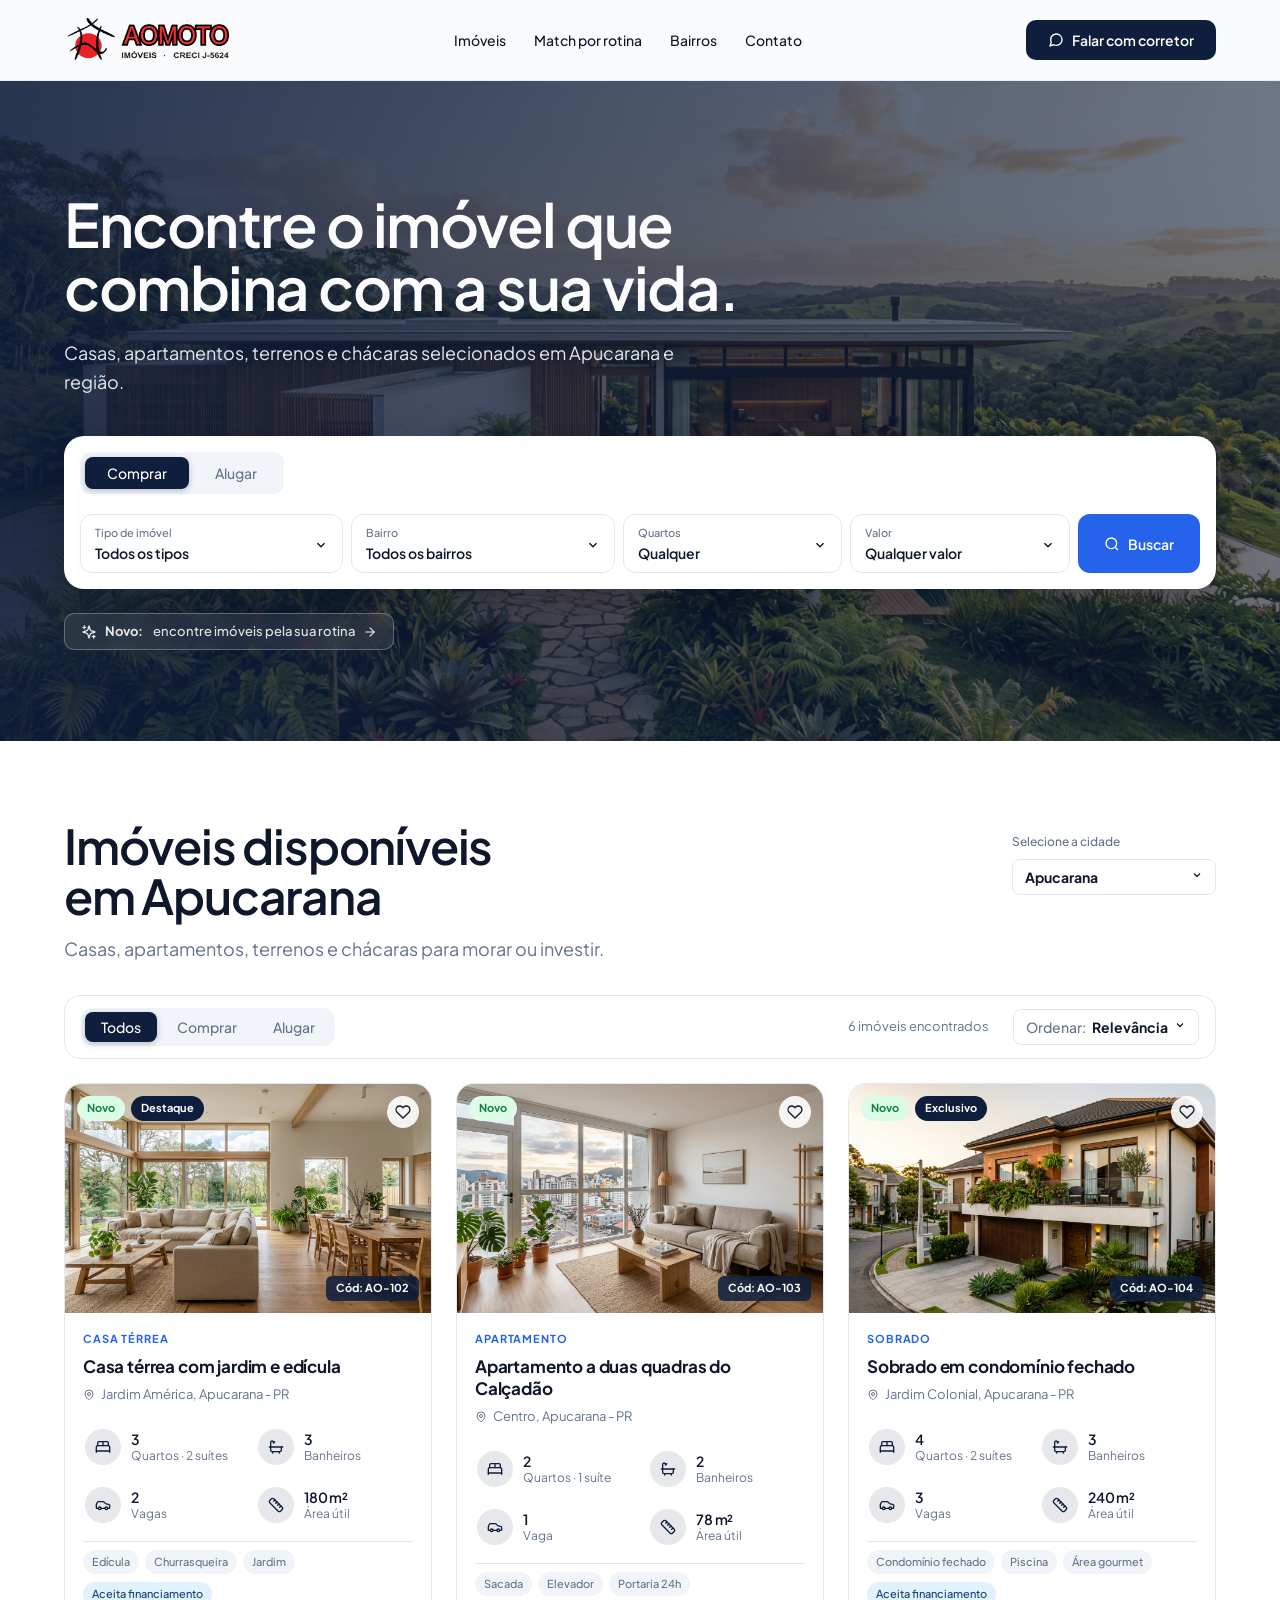
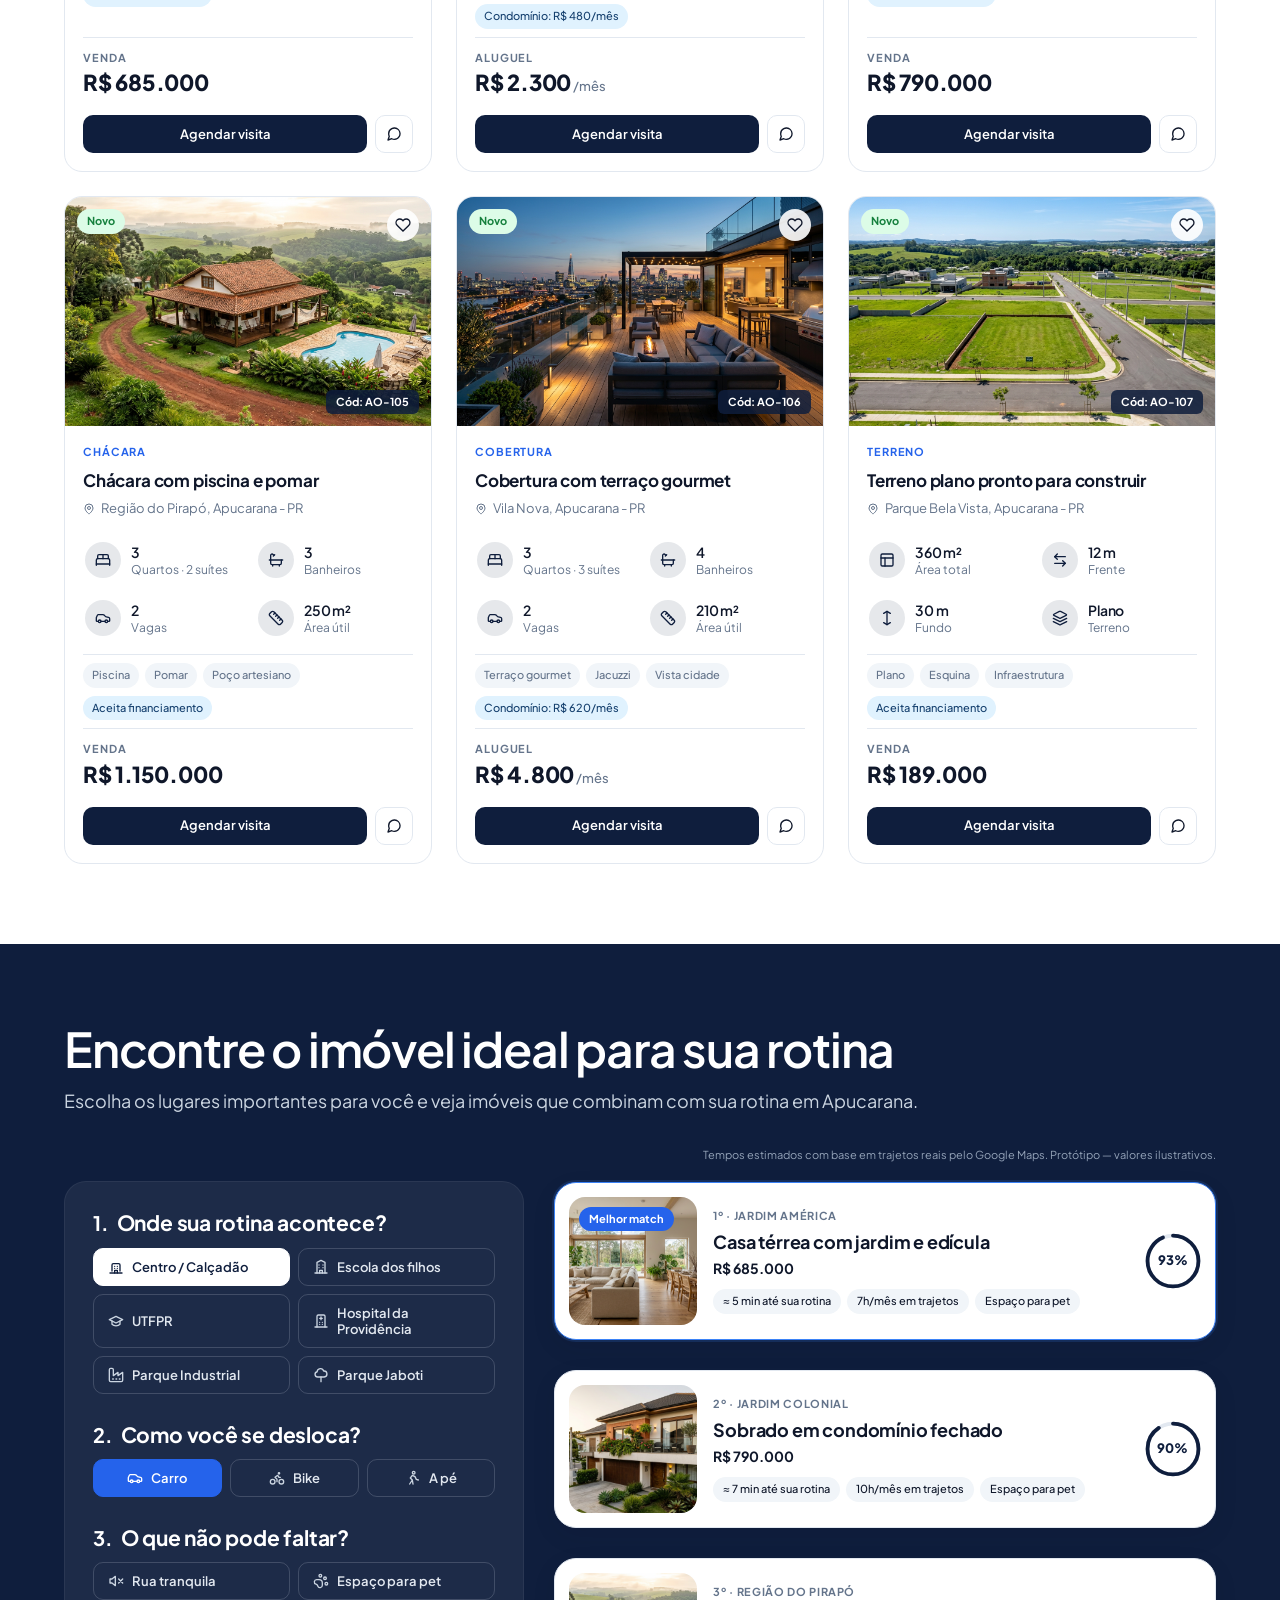
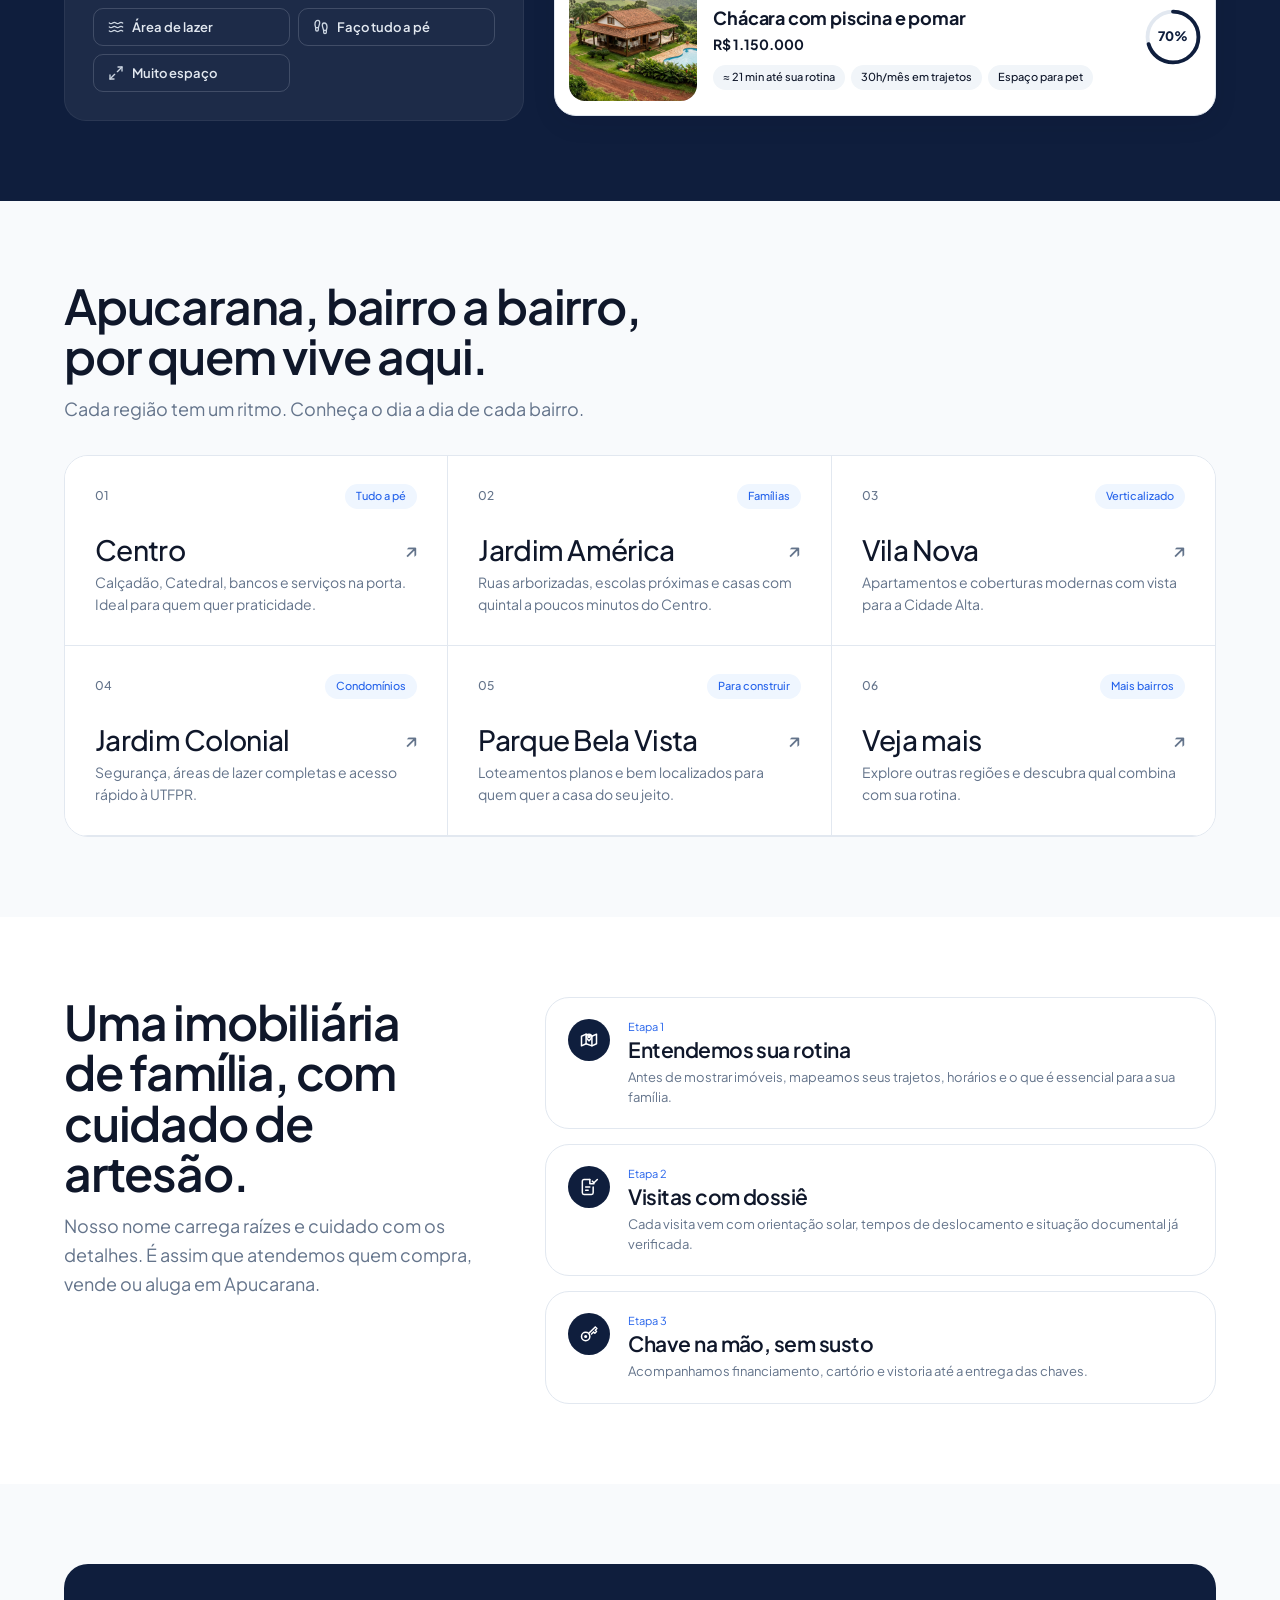
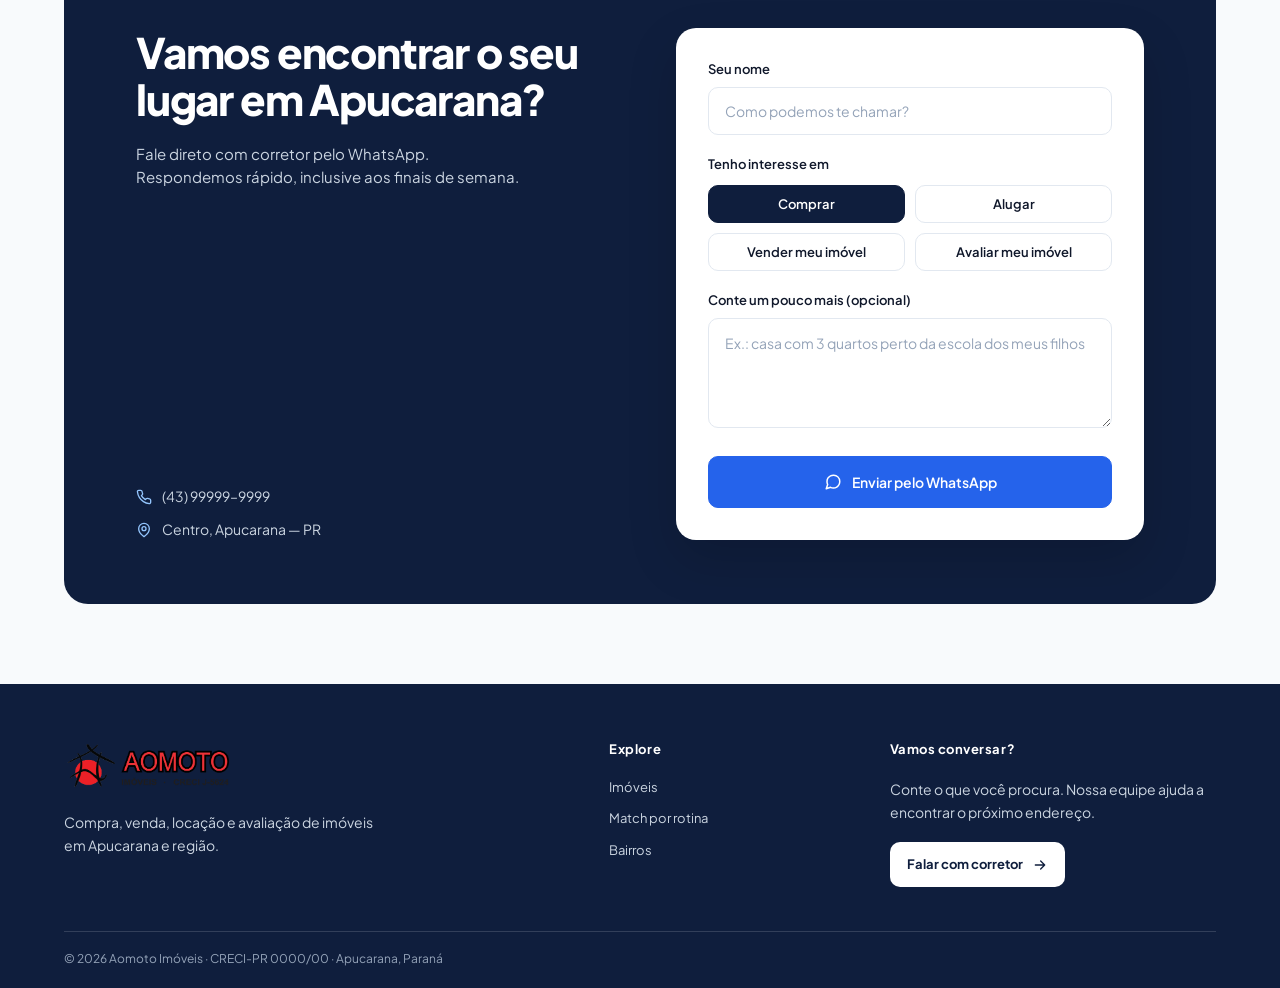
<file: index.html>
<!DOCTYPE html>
<html lang="pt-BR">
<head>
<meta charset="UTF-8" />
<meta name="viewport" content="width=device-width, initial-scale=1.0" />
<link rel="icon" type="image/x-icon" href="img/favicon/favicon.ico" />
<link rel="icon" type="image/png" sizes="64x64" href="img/favicon/aomoto-favicon.png" />
<title>Aomoto Imóveis — Encontre o imóvel que combina com a sua vida</title>
<link rel="preconnect" href="https://fonts.googleapis.com">
<link rel="preconnect" href="https://fonts.gstatic.com" crossorigin>
<link href="https://fonts.googleapis.com/css2?family=Plus+Jakarta+Sans:wght@400;500;600;700;800&display=swap" rel="stylesheet">
<link rel="stylesheet" href="style.css?v=20261026-3">
</head>
<body>

<!-- NAVBAR -->
<header class="navbar" id="topo">
	<div class="container nav-inner">
		<a href="index.html" class="logo">
			<img class="brand-logo" src="img/logo/aomoto-logo-completa.png" alt="Aomoto Imóveis · CRECI J-5624">
		</a>
		<nav class="nav-links">
			<a href="#imoveis">Imóveis</a>
			<a href="#match">Match por rotina</a>
			<a href="#bairros">Bairros</a>
			<a href="#contato">Contato</a>
		</nav>
		<a href="#contato" class="btn-navbar">
			<svg width="16" height="16" viewBox="0 0 24 24" fill="none" stroke="currentColor" stroke-width="2" stroke-linecap="round" stroke-linejoin="round"><path d="M21 11.5a8.38 8.38 0 0 1-.9 3.8 8.5 8.5 0 0 1-7.6 4.7 8.38 8.38 0 0 1-3.8-.9L3 21l1.9-5.7a8.38 8.38 0 0 1-.9-3.8 8.5 8.5 0 0 1 4.7-7.6 8.38 8.38 0 0 1 3.8-.9h.5a8.48 8.48 0 0 1 8 8z"/></svg>
			Falar com corretor
		</a>
	</div>
</header>

<!-- HERO -->
<section class="hero">
	<div class="hero-overlay"></div>
	<div class="container hero-content">
		<h1>Encontre o imóvel que<br>combina com a sua vida.</h1>
		<p>Casas, apartamentos, terrenos e chácaras selecionados em Apucarana e região.</p>

		<form class="search-bar" onsubmit="event.preventDefault();">
		<div class="search-tabs">
			<button type="button" class="tab active">Comprar</button>
			<button type="button" class="tab">Alugar</button>
		</div>
		<div class="search-fields">

		<div class="field" data-dropdown>
		<span class="field-label">Tipo de imóvel</span>
		<button type="button" class="field-trigger">
			<span class="field-value">Todos os tipos</span>
			<svg class="field-chevron" width="14" height="14" viewBox="0 0 24 24" fill="none" stroke="currentColor" stroke-width="2.5"><path d="m6 9 6 6 6-6"/></svg>
		</button>
		<ul class="field-menu">
			<li data-value="Todos os tipos" class="selected">Todos os tipos</li>
			<li data-value="Casa">Casa</li>
			<li data-value="Apartamento">Apartamento</li>
			<li data-value="Sobrado">Sobrado</li>
			<li data-value="Chácara">Chácara</li>
			<li data-value="Terreno">Terreno</li>
		</ul>
		</div>

		<div class="field" data-dropdown>
		<span class="field-label">Bairro</span>
		<button type="button" class="field-trigger">
			<span class="field-value">Todos os bairros</span>
			<svg class="field-chevron" width="14" height="14" viewBox="0 0 24 24" fill="none" stroke="currentColor" stroke-width="2.5"><path d="m6 9 6 6 6-6"/></svg>
		</button>
		<ul class="field-menu">
			<li data-value="Todos os bairros" class="selected">Todos os bairros</li>
			<li data-value="Centro">Centro</li>
			<li data-value="Jardim América">Jardim América</li>
			<li data-value="Vila Nova">Vila Nova</li>
			<li data-value="Jardim Colonial">Jardim Colonial</li>
			<li data-value="Parque Bela Vista">Parque Bela Vista</li>
			<li data-value="Região do Pirapó">Região do Pirapó</li>
		</ul>
		</div>

		<div class="field" data-dropdown>
		<span class="field-label">Quartos</span>
		<button type="button" class="field-trigger">
			<span class="field-value">Qualquer</span>
			<svg class="field-chevron" width="14" height="14" viewBox="0 0 24 24" fill="none" stroke="currentColor" stroke-width="2.5"><path d="m6 9 6 6 6-6"/></svg>
		</button>
		<ul class="field-menu">
			<li data-value="Qualquer" class="selected">Qualquer</li>
			<li data-value="1+">1+</li>
			<li data-value="2+">2+</li>
			<li data-value="3+">3+</li>
			<li data-value="4+">4+</li>
		</ul>
		</div>

		<div class="field" data-dropdown>
		<span class="field-label">Valor</span>
		<button type="button" class="field-trigger">
			<span class="field-value">Qualquer valor</span>
			<svg class="field-chevron" width="14" height="14" viewBox="0 0 24 24" fill="none" stroke="currentColor" stroke-width="2.5"><path d="m6 9 6 6 6-6"/></svg>
		</button>
		<ul class="field-menu">
			<li data-value="Qualquer valor" class="selected">Qualquer valor</li>
			<li data-value="Até R$ 300 mil">Até R$ 300 mil</li>
			<li data-value="R$ 300 – 700 mil">R$ 300 – 700 mil</li>
			<li data-value="Acima de R$ 700 mil">Acima de R$ 700 mil</li>
		</ul>
		</div>

		<button type="submit" class="btn btn-primary btn-search">
		<svg width="16" height="16" viewBox="0 0 24 24" fill="none" stroke="currentColor" stroke-width="2"><circle cx="11" cy="11" r="8"/><path d="m21 21-4.3-4.3"/></svg>
		Buscar
		</button>

	</div>
		</form>

		<a href="#match" class="hero-link">
		<svg width="16" height="16" viewBox="0 0 24 24" fill="none" stroke="currentColor" stroke-width="2" stroke-linecap="round" stroke-linejoin="round"><path d="m12 3 1.9 5.8a2 2 0 0 0 1.3 1.3L21 12l-5.8 1.9a2 2 0 0 0-1.3 1.3L12 21l-1.9-5.8a2 2 0 0 0-1.3-1.3L3 12l5.8-1.9a2 2 0 0 0 1.3-1.3L12 3Z"/><path d="M5 3v4"/><path d="M7 5H3"/><path d="M19 17v4"/><path d="M21 19h-4"/></svg>
		<strong>Novo:</strong>&nbsp;encontre imóveis pela sua rotina
		<svg width="14" height="14" viewBox="0 0 24 24" fill="none" stroke="currentColor" stroke-width="2" stroke-linecap="round" stroke-linejoin="round"><path d="M5 12h14"/><path d="m12 5 7 7-7 7"/></svg>
		</a>
	</div>
</section>

<!-- IMÓVEIS -->
<section class="section" id="imoveis">
	<div class="container">
		<div class="listings-heading">
			<div class="listings-heading-copy">
				<h2 class="section-title">Imóveis disponíveis<br><span id="listing-city-title">em Apucarana</span></h2>
				<p class="section-sub">Casas, apartamentos, terrenos e chácaras para morar ou investir.</p>
			</div>
			<div class="city-dropdown sort-dropdown" id="city-filter" data-dropdown>
				<span class="city-filter-label">Selecione a cidade</span>
				<button type="button" class="city-trigger sort-trigger field-trigger" aria-label="Filtrar imóveis por cidade" aria-haspopup="listbox">
					<span class="field-value">Apucarana</span>
					<svg class="field-chevron" width="12" height="12" viewBox="0 0 24 24" fill="none" stroke="currentColor" stroke-width="2.5"><path d="m6 9 6 6 6-6"/></svg>
				</button>
				<ul class="field-menu" role="listbox" aria-label="Cidades com imóveis">
					<li data-value="all">Todas as cidades</li>
					<li data-value="Apucarana" class="selected" role="option" aria-selected="true">Apucarana</li>
				</ul>
			</div>
		</div>

		<div class="filters">
		  <div class="filter-tabs">
			<button class="chip active">Todos</button>
			<button class="chip">Comprar</button>
			<button class="chip">Alugar</button>
		  </div>

		  <div class="filter-info">
					<span id="property-count" aria-live="polite">6 imóveis encontrados</span>

			<div class="sort-dropdown" data-dropdown>
			  <button type="button" class="sort-trigger field-trigger">
				<span class="sort-label">Ordenar:</span>
				<span class="field-value">Relevância</span>
				<svg class="field-chevron" width="12" height="12" viewBox="0 0 24 24" fill="none" stroke="currentColor" stroke-width="2.5"><path d="m6 9 6 6 6-6"/></svg>
			  </button>
			  <ul class="field-menu">
				<li data-value="Relevância" class="selected">Relevância</li>
				<li data-value="Menor preço">Menor preço</li>
				<li data-value="Maior preço">Maior preço</li>
				<li data-value="Mais recentes">Mais recentes</li>
				<li data-value="Maior área">Maior área</li>
			  </ul>
			</div>
		  </div>
		</div>

		<div class="properties-grid">

		<!-- CARD 1 -->
		<article class="property-card" data-city="Apucarana">
			<a href="imovel.html" class="property-image">
				<img src="img/imoveis/casa-terrea.png" alt="Casa térrea com jardim e edícula">
				<div class="badges">
				<span class="badge badge-new">Novo</span>
				<span class="badge badge-dark">Destaque</span>
				</div>
				<button class="fav" onclick="event.preventDefault(); this.classList.toggle('active')">
				<svg width="16" height="16" viewBox="0 0 24 24" fill="none" stroke="currentColor" stroke-width="2"><path d="M20.8 4.6a5.5 5.5 0 0 0-7.8 0L12 5.6l-1-1a5.5 5.5 0 0 0-7.8 7.8l1 1L12 21l7.8-7.6 1-1a5.5 5.5 0 0 0 0-7.8z"/></svg>
				</button>
				<span class="code">Cód: AO-102</span>
			</a>
			<div class="property-body">
				<span class="tag-type">Casa térrea</span>
				<h3>Casa térrea com jardim e edícula</h3>
				<p class="address">
				<svg width="12" height="12" viewBox="0 0 24 24" fill="none" stroke="currentColor" stroke-width="2"><path d="M20 10c0 6-8 12-8 12s-8-6-8-12a8 8 0 0 1 16 0z"/><circle cx="12" cy="10" r="3"/></svg>
				Jardim América, Apucarana - PR
				</p>

				<div class="features-modern">
					<div class="feature-item">
						<div class="feature-icon">
							<svg width="18" height="18" viewBox="0 0 24 24" fill="none" stroke="currentColor" stroke-width="2" stroke-linecap="round" stroke-linejoin="round"><path d="M2 20v-8a2 2 0 0 1 2-2h16a2 2 0 0 1 2 2v8"/><path d="M4 10V6a2 2 0 0 1 2-2h12a2 2 0 0 1 2 2v4"/><path d="M12 4v6"/><path d="M2 18h20"/></svg>
						</div>
						<div class="feature-text">
							<strong>3</strong>
							<span>Quartos · 2 suítes</span>
						</div>
					</div>
					<div class="feature-item">
						<div class="feature-icon">
							<svg width="18" height="18" viewBox="0 0 24 24" fill="none" stroke="currentColor" stroke-width="2" stroke-linecap="round" stroke-linejoin="round"><path d="M10 4 8 6"/><path d="M17 19v2"/><path d="M2 12h20"/><path d="M7 19v2"/><path d="M9 5 7.621 3.621A2.121 2.121 0 0 0 4 5v12a2 2 0 0 0 2 2h12a2 2 0 0 0 2-2v-5"/></svg>
						</div>
						<div class="feature-text">
							<strong>3</strong>
							<span>Banheiros</span>
						</div>
					</div>
					<div class="feature-item">
						<div class="feature-icon">
							<svg width="18" height="18" viewBox="0 0 24 24" fill="none" stroke="currentColor" stroke-width="2" stroke-linecap="round" stroke-linejoin="round"><path d="M19 17h2c.6 0 1-.4 1-1v-3c0-.9-.7-1.7-1.5-1.9C18.7 10.6 16 10 16 10s-1.3-1.4-2.2-2.3c-.5-.4-1.1-.7-1.8-.7H5c-.6 0-1.1.4-1.4.9l-1.4 2.9A3.7 3.7 0 0 0 2 12v4c0 .6.4 1 1 1h2"/><circle cx="7" cy="17" r="2"/><path d="M9 17h6"/><circle cx="17" cy="17" r="2"/></svg>
						</div>
						<div class="feature-text">
							<strong>2</strong>
							<span>Vagas</span>
						</div>
					</div>
					<div class="feature-item">
						<div class="feature-icon">
							<svg width="18" height="18" viewBox="0 0 24 24" fill="none" stroke="currentColor" stroke-width="2" stroke-linecap="round" stroke-linejoin="round"><path d="M21.3 15.3a2.4 2.4 0 0 1 0 3.4l-2.6 2.6a2.4 2.4 0 0 1-3.4 0L2.7 8.7a2.4 2.4 0 0 1 0-3.4l2.6-2.6a2.4 2.4 0 0 1 3.4 0Z"/><path d="m14.5 12.5 2-2"/><path d="m11.5 9.5 2-2"/><path d="m8.5 6.5 2-2"/><path d="m17.5 15.5 2-2"/></svg>
						</div>
						<div class="feature-text">
							<strong>180 m²</strong>
							<span>Área útil</span>
						</div>
					</div>
				</div>

				<div class="extra-tags">
				<span>Edícula</span><span>Churrasqueira</span><span>Jardim</span>
				</div>
				<div class="extra-info">Aceita financiamento</div>
				<div class="price-row">
				<div><span class="price-label">Venda</span><span class="price">R$ 685.000</span></div>
				</div>
				<div class="actions">
				<button class="btn btn-primary btn-sm">Agendar visita</button>
				<button class="btn-icon" title="Conversar no WhatsApp">
					<svg width="16" height="16" viewBox="0 0 24 24" fill="none" stroke="currentColor" stroke-width="2" stroke-linecap="round" stroke-linejoin="round"><path d="M21 11.5a8.38 8.38 0 0 1-.9 3.8 8.5 8.5 0 0 1-7.6 4.7 8.38 8.38 0 0 1-3.8-.9L3 21l1.9-5.7a8.38 8.38 0 0 1-.9-3.8 8.5 8.5 0 0 1 4.7-7.6 8.38 8.38 0 0 1 3.8-.9h.5a8.48 8.48 0 0 1 8 8z"/></svg>
				</button>
				</div>
			</div>
		</article>

		<!-- CARD 2 -->
		<article class="property-card" data-city="Apucarana">
			<a href="imovel.html" class="property-image">
				<img src="img/imoveis/apartamento.png" alt="Apartamento a duas quadras do Calçadão">
				<div class="badges"><span class="badge badge-new">Novo</span></div>
				<button class="fav" onclick="event.preventDefault(); this.classList.toggle('active')">
				<svg width="16" height="16" viewBox="0 0 24 24" fill="none" stroke="currentColor" stroke-width="2"><path d="M20.8 4.6a5.5 5.5 0 0 0-7.8 0L12 5.6l-1-1a5.5 5.5 0 0 0-7.8 7.8l1 1L12 21l7.8-7.6 1-1a5.5 5.5 0 0 0 0-7.8z"/></svg>
				</button>
				<span class="code">Cód: AO-103</span>
			</a>
			<div class="property-body">
				<span class="tag-type">Apartamento</span>
				<h3>Apartamento a duas quadras do Calçadão</h3>
				<p class="address">
				<svg width="12" height="12" viewBox="0 0 24 24" fill="none" stroke="currentColor" stroke-width="2"><path d="M20 10c0 6-8 12-8 12s-8-6-8-12a8 8 0 0 1 16 0z"/><circle cx="12" cy="10" r="3"/></svg>
				Centro, Apucarana - PR
				</p>

				<div class="features-modern">
					<div class="feature-item">
						<div class="feature-icon">
							<svg width="18" height="18" viewBox="0 0 24 24" fill="none" stroke="currentColor" stroke-width="2" stroke-linecap="round" stroke-linejoin="round"><path d="M2 20v-8a2 2 0 0 1 2-2h16a2 2 0 0 1 2 2v8"/><path d="M4 10V6a2 2 0 0 1 2-2h12a2 2 0 0 1 2 2v4"/><path d="M12 4v6"/><path d="M2 18h20"/></svg>
						</div>
						<div class="feature-text">
							<strong>2</strong>
							<span>Quartos · 1 suíte</span>
						</div>
					</div>
					<div class="feature-item">
						<div class="feature-icon">
							<svg width="18" height="18" viewBox="0 0 24 24" fill="none" stroke="currentColor" stroke-width="2" stroke-linecap="round" stroke-linejoin="round"><path d="M10 4 8 6"/><path d="M17 19v2"/><path d="M2 12h20"/><path d="M7 19v2"/><path d="M9 5 7.621 3.621A2.121 2.121 0 0 0 4 5v12a2 2 0 0 0 2 2h12a2 2 0 0 0 2-2v-5"/></svg>
						</div>
						<div class="feature-text">
							<strong>2</strong>
							<span>Banheiros</span>
						</div>
					</div>
					<div class="feature-item">
						<div class="feature-icon">
							<svg width="18" height="18" viewBox="0 0 24 24" fill="none" stroke="currentColor" stroke-width="2" stroke-linecap="round" stroke-linejoin="round"><path d="M19 17h2c.6 0 1-.4 1-1v-3c0-.9-.7-1.7-1.5-1.9C18.7 10.6 16 10 16 10s-1.3-1.4-2.2-2.3c-.5-.4-1.1-.7-1.8-.7H5c-.6 0-1.1.4-1.4.9l-1.4 2.9A3.7 3.7 0 0 0 2 12v4c0 .6.4 1 1 1h2"/><circle cx="7" cy="17" r="2"/><path d="M9 17h6"/><circle cx="17" cy="17" r="2"/></svg>
						</div>
						<div class="feature-text">
							<strong>1</strong>
							<span>Vaga</span>
						</div>
					</div>
					<div class="feature-item">
						<div class="feature-icon">
							<svg width="18" height="18" viewBox="0 0 24 24" fill="none" stroke="currentColor" stroke-width="2" stroke-linecap="round" stroke-linejoin="round"><path d="M21.3 15.3a2.4 2.4 0 0 1 0 3.4l-2.6 2.6a2.4 2.4 0 0 1-3.4 0L2.7 8.7a2.4 2.4 0 0 1 0-3.4l2.6-2.6a2.4 2.4 0 0 1 3.4 0Z"/><path d="m14.5 12.5 2-2"/><path d="m11.5 9.5 2-2"/><path d="m8.5 6.5 2-2"/><path d="m17.5 15.5 2-2"/></svg>
						</div>
						<div class="feature-text">
							<strong>78 m²</strong>
							<span>Área útil</span>
						</div>
					</div>
				</div>

				<div class="extra-tags">
				<span>Sacada</span><span>Elevador</span><span>Portaria 24h</span>
				</div>
				<div class="extra-info">Condomínio: R$ 480/mês</div>
				<div class="price-row">
				<div><span class="price-label">Aluguel</span><span class="price">R$ 2.300<small>/mês</small></span></div>
				</div>
				<div class="actions">
				<button class="btn btn-primary btn-sm">Agendar visita</button>
				<button class="btn-icon" title="Conversar no WhatsApp">
					<svg width="16" height="16" viewBox="0 0 24 24" fill="none" stroke="currentColor" stroke-width="2" stroke-linecap="round" stroke-linejoin="round"><path d="M21 11.5a8.38 8.38 0 0 1-.9 3.8 8.5 8.5 0 0 1-7.6 4.7 8.38 8.38 0 0 1-3.8-.9L3 21l1.9-5.7a8.38 8.38 0 0 1-.9-3.8 8.5 8.5 0 0 1 4.7-7.6 8.38 8.38 0 0 1 3.8-.9h.5a8.48 8.48 0 0 1 8 8z"/></svg>
				</button>
				</div>
			</div>
		</article>

		<!-- CARD 3 -->
		<article class="property-card" data-city="Apucarana">
			<a href="imovel.html" class="property-image">
				<img src="img/imoveis/sobrado.png" alt="Sobrado em condomínio fechado">
				<div class="badges">
				<span class="badge badge-new">Novo</span>
				<span class="badge badge-dark">Exclusivo</span>
				</div>
				<button class="fav" onclick="event.preventDefault(); this.classList.toggle('active')">
				<svg width="16" height="16" viewBox="0 0 24 24" fill="none" stroke="currentColor" stroke-width="2"><path d="M20.8 4.6a5.5 5.5 0 0 0-7.8 0L12 5.6l-1-1a5.5 5.5 0 0 0-7.8 7.8l1 1L12 21l7.8-7.6 1-1a5.5 5.5 0 0 0 0-7.8z"/></svg>
				</button>
				<span class="code">Cód: AO-104</span>
			</a>
			<div class="property-body">
				<span class="tag-type">Sobrado</span>
				<h3>Sobrado em condomínio fechado</h3>
				<p class="address">
				<svg width="12" height="12" viewBox="0 0 24 24" fill="none" stroke="currentColor" stroke-width="2"><path d="M20 10c0 6-8 12-8 12s-8-6-8-12a8 8 0 0 1 16 0z"/><circle cx="12" cy="10" r="3"/></svg>
				Jardim Colonial, Apucarana - PR
				</p>

				<div class="features-modern">
					<div class="feature-item">
						<div class="feature-icon">
							<svg width="18" height="18" viewBox="0 0 24 24" fill="none" stroke="currentColor" stroke-width="2" stroke-linecap="round" stroke-linejoin="round"><path d="M2 20v-8a2 2 0 0 1 2-2h16a2 2 0 0 1 2 2v8"/><path d="M4 10V6a2 2 0 0 1 2-2h12a2 2 0 0 1 2 2v4"/><path d="M12 4v6"/><path d="M2 18h20"/></svg>
						</div>
						<div class="feature-text">
							<strong>4</strong>
							<span>Quartos · 2 suítes</span>
						</div>
					</div>
					<div class="feature-item">
						<div class="feature-icon">
							<svg width="18" height="18" viewBox="0 0 24 24" fill="none" stroke="currentColor" stroke-width="2" stroke-linecap="round" stroke-linejoin="round"><path d="M10 4 8 6"/><path d="M17 19v2"/><path d="M2 12h20"/><path d="M7 19v2"/><path d="M9 5 7.621 3.621A2.121 2.121 0 0 0 4 5v12a2 2 0 0 0 2 2h12a2 2 0 0 0 2-2v-5"/></svg>
						</div>
						<div class="feature-text">
							<strong>3</strong>
							<span>Banheiros</span>
						</div>
					</div>
					<div class="feature-item">
						<div class="feature-icon">
							<svg width="18" height="18" viewBox="0 0 24 24" fill="none" stroke="currentColor" stroke-width="2" stroke-linecap="round" stroke-linejoin="round"><path d="M19 17h2c.6 0 1-.4 1-1v-3c0-.9-.7-1.7-1.5-1.9C18.7 10.6 16 10 16 10s-1.3-1.4-2.2-2.3c-.5-.4-1.1-.7-1.8-.7H5c-.6 0-1.1.4-1.4.9l-1.4 2.9A3.7 3.7 0 0 0 2 12v4c0 .6.4 1 1 1h2"/><circle cx="7" cy="17" r="2"/><path d="M9 17h6"/><circle cx="17" cy="17" r="2"/></svg>
						</div>
						<div class="feature-text">
							<strong>3</strong>
							<span>Vagas</span>
						</div>
					</div>
					<div class="feature-item">
						<div class="feature-icon">
							<svg width="18" height="18" viewBox="0 0 24 24" fill="none" stroke="currentColor" stroke-width="2" stroke-linecap="round" stroke-linejoin="round"><path d="M21.3 15.3a2.4 2.4 0 0 1 0 3.4l-2.6 2.6a2.4 2.4 0 0 1-3.4 0L2.7 8.7a2.4 2.4 0 0 1 0-3.4l2.6-2.6a2.4 2.4 0 0 1 3.4 0Z"/><path d="m14.5 12.5 2-2"/><path d="m11.5 9.5 2-2"/><path d="m8.5 6.5 2-2"/><path d="m17.5 15.5 2-2"/></svg>
						</div>
						<div class="feature-text">
							<strong>240 m²</strong>
							<span>Área útil</span>
						</div>
					</div>
				</div>

				<div class="extra-tags">
				<span>Condomínio fechado</span><span>Piscina</span><span>Área gourmet</span>
				</div>
				<div class="extra-info">Aceita financiamento</div>
				<div class="price-row">
				<div><span class="price-label">Venda</span><span class="price">R$ 790.000</span></div>
				</div>
				<div class="actions">
				<button class="btn btn-primary btn-sm">Agendar visita</button>
				<button class="btn-icon" title="Conversar no WhatsApp">
					<svg width="16" height="16" viewBox="0 0 24 24" fill="none" stroke="currentColor" stroke-width="2" stroke-linecap="round" stroke-linejoin="round"><path d="M21 11.5a8.38 8.38 0 0 1-.9 3.8 8.5 8.5 0 0 1-7.6 4.7 8.38 8.38 0 0 1-3.8-.9L3 21l1.9-5.7a8.38 8.38 0 0 1-.9-3.8 8.5 8.5 0 0 1 4.7-7.6 8.38 8.38 0 0 1 3.8-.9h.5a8.48 8.48 0 0 1 8 8z"/></svg>
				</button>
				</div>
			</div>
		</article>

		<!-- CARD 4 -->
		<article class="property-card" data-city="Apucarana">
			<a href="imovel.html" class="property-image">
				<img src="img/imoveis/chacara.png" alt="Chácara com piscina e pomar">
				<div class="badges"><span class="badge badge-new">Novo</span></div>
				<button class="fav" onclick="event.preventDefault(); this.classList.toggle('active')">
				<svg width="16" height="16" viewBox="0 0 24 24" fill="none" stroke="currentColor" stroke-width="2"><path d="M20.8 4.6a5.5 5.5 0 0 0-7.8 0L12 5.6l-1-1a5.5 5.5 0 0 0-7.8 7.8l1 1L12 21l7.8-7.6 1-1a5.5 5.5 0 0 0 0-7.8z"/></svg>
				</button>
				<span class="code">Cód: AO-105</span>
			</a>
			<div class="property-body">
				<span class="tag-type">Chácara</span>
				<h3>Chácara com piscina e pomar</h3>
				<p class="address">
				<svg width="12" height="12" viewBox="0 0 24 24" fill="none" stroke="currentColor" stroke-width="2"><path d="M20 10c0 6-8 12-8 12s-8-6-8-12a8 8 0 0 1 16 0z"/><circle cx="12" cy="10" r="3"/></svg>
				Região do Pirapó, Apucarana - PR
				</p>

				<div class="features-modern">
					<div class="feature-item">
						<div class="feature-icon">
							<svg width="18" height="18" viewBox="0 0 24 24" fill="none" stroke="currentColor" stroke-width="2" stroke-linecap="round" stroke-linejoin="round"><path d="M2 20v-8a2 2 0 0 1 2-2h16a2 2 0 0 1 2 2v8"/><path d="M4 10V6a2 2 0 0 1 2-2h12a2 2 0 0 1 2 2v4"/><path d="M12 4v6"/><path d="M2 18h20"/></svg>
						</div>
						<div class="feature-text">
							<strong>3</strong>
							<span>Quartos · 2 suítes</span>
						</div>
					</div>
					<div class="feature-item">
						<div class="feature-icon">
							<svg width="18" height="18" viewBox="0 0 24 24" fill="none" stroke="currentColor" stroke-width="2" stroke-linecap="round" stroke-linejoin="round"><path d="M10 4 8 6"/><path d="M17 19v2"/><path d="M2 12h20"/><path d="M7 19v2"/><path d="M9 5 7.621 3.621A2.121 2.121 0 0 0 4 5v12a2 2 0 0 0 2 2h12a2 2 0 0 0 2-2v-5"/></svg>
						</div>
						<div class="feature-text">
							<strong>3</strong>
							<span>Banheiros</span>
						</div>
					</div>
					<div class="feature-item">
						<div class="feature-icon">
							<svg width="18" height="18" viewBox="0 0 24 24" fill="none" stroke="currentColor" stroke-width="2" stroke-linecap="round" stroke-linejoin="round"><path d="M19 17h2c.6 0 1-.4 1-1v-3c0-.9-.7-1.7-1.5-1.9C18.7 10.6 16 10 16 10s-1.3-1.4-2.2-2.3c-.5-.4-1.1-.7-1.8-.7H5c-.6 0-1.1.4-1.4.9l-1.4 2.9A3.7 3.7 0 0 0 2 12v4c0 .6.4 1 1 1h2"/><circle cx="7" cy="17" r="2"/><path d="M9 17h6"/><circle cx="17" cy="17" r="2"/></svg>
						</div>
						<div class="feature-text">
							<strong>2</strong>
							<span>Vagas</span>
						</div>
					</div>
					<div class="feature-item">
						<div class="feature-icon">
							<svg width="18" height="18" viewBox="0 0 24 24" fill="none" stroke="currentColor" stroke-width="2" stroke-linecap="round" stroke-linejoin="round"><path d="M21.3 15.3a2.4 2.4 0 0 1 0 3.4l-2.6 2.6a2.4 2.4 0 0 1-3.4 0L2.7 8.7a2.4 2.4 0 0 1 0-3.4l2.6-2.6a2.4 2.4 0 0 1 3.4 0Z"/><path d="m14.5 12.5 2-2"/><path d="m11.5 9.5 2-2"/><path d="m8.5 6.5 2-2"/><path d="m17.5 15.5 2-2"/></svg>
						</div>
						<div class="feature-text">
							<strong>250 m²</strong>
							<span>Área útil</span>
						</div>
					</div>
				</div>

				<div class="extra-tags">
				<span>Piscina</span><span>Pomar</span><span>Poço artesiano</span>
				</div>
				<div class="extra-info">Aceita financiamento</div>
				<div class="price-row">
				<div><span class="price-label">Venda</span><span class="price">R$ 1.150.000</span></div>
				</div>
				<div class="actions">
				<button class="btn btn-primary btn-sm">Agendar visita</button>
				<button class="btn-icon" title="Conversar no WhatsApp">
					<svg width="16" height="16" viewBox="0 0 24 24" fill="none" stroke="currentColor" stroke-width="2" stroke-linecap="round" stroke-linejoin="round"><path d="M21 11.5a8.38 8.38 0 0 1-.9 3.8 8.5 8.5 0 0 1-7.6 4.7 8.38 8.38 0 0 1-3.8-.9L3 21l1.9-5.7a8.38 8.38 0 0 1-.9-3.8 8.5 8.5 0 0 1 4.7-7.6 8.38 8.38 0 0 1 3.8-.9h.5a8.48 8.48 0 0 1 8 8z"/></svg>
				</button>
				</div>
			</div>
		</article>

		<!-- CARD 5 -->
		<article class="property-card" data-city="Apucarana">
			<a href="imovel.html" class="property-image">
				<img src="img/imoveis/cobertura.png" alt="Cobertura com terraço gourmet">
				<div class="badges"><span class="badge badge-new">Novo</span></div>
				<button class="fav" onclick="event.preventDefault(); this.classList.toggle('active')">
				<svg width="16" height="16" viewBox="0 0 24 24" fill="none" stroke="currentColor" stroke-width="2"><path d="M20.8 4.6a5.5 5.5 0 0 0-7.8 0L12 5.6l-1-1a5.5 5.5 0 0 0-7.8 7.8l1 1L12 21l7.8-7.6 1-1a5.5 5.5 0 0 0 0-7.8z"/></svg>
				</button>
				<span class="code">Cód: AO-106</span>
			</a>
			<div class="property-body">
				<span class="tag-type">Cobertura</span>
				<h3>Cobertura com terraço gourmet</h3>
				<p class="address">
				<svg width="12" height="12" viewBox="0 0 24 24" fill="none" stroke="currentColor" stroke-width="2"><path d="M20 10c0 6-8 12-8 12s-8-6-8-12a8 8 0 0 1 16 0z"/><circle cx="12" cy="10" r="3"/></svg>
				Vila Nova, Apucarana - PR
				</p>

				<div class="features-modern">
					<div class="feature-item">
						<div class="feature-icon">
							<svg width="18" height="18" viewBox="0 0 24 24" fill="none" stroke="currentColor" stroke-width="2" stroke-linecap="round" stroke-linejoin="round"><path d="M2 20v-8a2 2 0 0 1 2-2h16a2 2 0 0 1 2 2v8"/><path d="M4 10V6a2 2 0 0 1 2-2h12a2 2 0 0 1 2 2v4"/><path d="M12 4v6"/><path d="M2 18h20"/></svg>
						</div>
						<div class="feature-text">
							<strong>3</strong>
							<span>Quartos · 3 suítes</span>
						</div>
					</div>
					<div class="feature-item">
						<div class="feature-icon">
							<svg width="18" height="18" viewBox="0 0 24 24" fill="none" stroke="currentColor" stroke-width="2" stroke-linecap="round" stroke-linejoin="round"><path d="M10 4 8 6"/><path d="M17 19v2"/><path d="M2 12h20"/><path d="M7 19v2"/><path d="M9 5 7.621 3.621A2.121 2.121 0 0 0 4 5v12a2 2 0 0 0 2 2h12a2 2 0 0 0 2-2v-5"/></svg>
						</div>
						<div class="feature-text">
							<strong>4</strong>
							<span>Banheiros</span>
						</div>
					</div>
					<div class="feature-item">
						<div class="feature-icon">
							<svg width="18" height="18" viewBox="0 0 24 24" fill="none" stroke="currentColor" stroke-width="2" stroke-linecap="round" stroke-linejoin="round"><path d="M19 17h2c.6 0 1-.4 1-1v-3c0-.9-.7-1.7-1.5-1.9C18.7 10.6 16 10 16 10s-1.3-1.4-2.2-2.3c-.5-.4-1.1-.7-1.8-.7H5c-.6 0-1.1.4-1.4.9l-1.4 2.9A3.7 3.7 0 0 0 2 12v4c0 .6.4 1 1 1h2"/><circle cx="7" cy="17" r="2"/><path d="M9 17h6"/><circle cx="17" cy="17" r="2"/></svg>
						</div>
						<div class="feature-text">
							<strong>2</strong>
							<span>Vagas</span>
						</div>
					</div>
					<div class="feature-item">
						<div class="feature-icon">
							<svg width="18" height="18" viewBox="0 0 24 24" fill="none" stroke="currentColor" stroke-width="2" stroke-linecap="round" stroke-linejoin="round"><path d="M21.3 15.3a2.4 2.4 0 0 1 0 3.4l-2.6 2.6a2.4 2.4 0 0 1-3.4 0L2.7 8.7a2.4 2.4 0 0 1 0-3.4l2.6-2.6a2.4 2.4 0 0 1 3.4 0Z"/><path d="m14.5 12.5 2-2"/><path d="m11.5 9.5 2-2"/><path d="m8.5 6.5 2-2"/><path d="m17.5 15.5 2-2"/></svg>
						</div>
						<div class="feature-text">
							<strong>210 m²</strong>
							<span>Área útil</span>
						</div>
					</div>
				</div>

				<div class="extra-tags">
				<span>Terraço gourmet</span><span>Jacuzzi</span><span>Vista cidade</span>
				</div>
				<div class="extra-info">Condomínio: R$ 620/mês</div>
				<div class="price-row">
				<div><span class="price-label">Aluguel</span><span class="price">R$ 4.800<small>/mês</small></span></div>
				</div>
				<div class="actions">
				<button class="btn btn-primary btn-sm">Agendar visita</button>
				<button class="btn-icon" title="Conversar no WhatsApp">
					<svg width="16" height="16" viewBox="0 0 24 24" fill="none" stroke="currentColor" stroke-width="2" stroke-linecap="round" stroke-linejoin="round"><path d="M21 11.5a8.38 8.38 0 0 1-.9 3.8 8.5 8.5 0 0 1-7.6 4.7 8.38 8.38 0 0 1-3.8-.9L3 21l1.9-5.7a8.38 8.38 0 0 1-.9-3.8 8.5 8.5 0 0 1 4.7-7.6 8.38 8.38 0 0 1 3.8-.9h.5a8.48 8.48 0 0 1 8 8z"/></svg>
				</button>
				</div>
			</div>
		</article>

		<!-- CARD 6 -->
		<article class="property-card" data-city="Apucarana">
			<a href="imovel.html" class="property-image">
				<img src="img/imoveis/terreno.png" alt="Terreno plano pronto para construir">
				<div class="badges"><span class="badge badge-new">Novo</span></div>
				<button class="fav" onclick="event.preventDefault(); this.classList.toggle('active')">
				<svg width="16" height="16" viewBox="0 0 24 24" fill="none" stroke="currentColor" stroke-width="2"><path d="M20.8 4.6a5.5 5.5 0 0 0-7.8 0L12 5.6l-1-1a5.5 5.5 0 0 0-7.8 7.8l1 1L12 21l7.8-7.6 1-1a5.5 5.5 0 0 0 0-7.8z"/></svg>
				</button>
				<span class="code">Cód: AO-107</span>
			</a>
			<div class="property-body">
				<span class="tag-type">Terreno</span>
				<h3>Terreno plano pronto para construir</h3>
				<p class="address">
				<svg width="12" height="12" viewBox="0 0 24 24" fill="none" stroke="currentColor" stroke-width="2"><path d="M20 10c0 6-8 12-8 12s-8-6-8-12a8 8 0 0 1 16 0z"/><circle cx="12" cy="10" r="3"/></svg>
				Parque Bela Vista, Apucarana - PR
				</p>

				<div class="features-modern">
					<div class="feature-item">
						<div class="feature-icon">
							<svg width="18" height="18" viewBox="0 0 24 24" fill="none" stroke="currentColor" stroke-width="2" stroke-linecap="round" stroke-linejoin="round"><rect x="3" y="3" width="18" height="18" rx="2" ry="2"/><path d="M3 9h18"/><path d="M9 21V9"/></svg>
						</div>
						<div class="feature-text">
							<strong>360 m²</strong>
							<span>Área total</span>
						</div>
					</div>
					<div class="feature-item">
						<div class="feature-icon">
							<svg width="18" height="18" viewBox="0 0 24 24" fill="none" stroke="currentColor" stroke-width="2" stroke-linecap="round" stroke-linejoin="round"><path d="M8 3 4 7l4 4"/><path d="M4 7h16"/><path d="m16 21 4-4-4-4"/><path d="M20 17H4"/></svg>
						</div>
						<div class="feature-text">
							<strong>12 m</strong>
							<span>Frente</span>
						</div>
					</div>
					<div class="feature-item">
						<div class="feature-icon">
							<svg width="18" height="18" viewBox="0 0 24 24" fill="none" stroke="currentColor" stroke-width="2" stroke-linecap="round" stroke-linejoin="round"><path d="M12 2v20"/><path d="m17 5-5-3-5 3"/><path d="m17 19-5 3-5-3"/></svg>
						</div>
						<div class="feature-text">
							<strong>30 m</strong>
							<span>Fundo</span>
						</div>
					</div>
					<div class="feature-item">
						<div class="feature-icon">
							<svg width="18" height="18" viewBox="0 0 24 24" fill="none" stroke="currentColor" stroke-width="2" stroke-linecap="round" stroke-linejoin="round"><path d="m12.83 2.18 8.36 4.18a1 1 0 0 1 0 1.79l-8.36 4.18a2 2 0 0 1-1.66 0L2.81 8.15a1 1 0 0 1 0-1.79l8.36-4.18a2 2 0 0 1 1.66 0Z"/><path d="m22 12.5-9.17 4.58a2 2 0 0 1-1.66 0L2 12.5"/><path d="m22 17.5-9.17 4.58a2 2 0 0 1-1.66 0L2 17.5"/></svg>
						</div>
						<div class="feature-text">
							<strong>Plano</strong>
							<span>Terreno</span>
						</div>
					</div>
				</div>

				<div class="extra-tags">
				<span>Plano</span><span>Esquina</span><span>Infraestrutura</span>
				</div>
				<div class="extra-info">Aceita financiamento</div>
				<div class="price-row">
				<div><span class="price-label">Venda</span><span class="price">R$ 189.000</span></div>
				</div>
				<div class="actions">
				<button class="btn btn-primary btn-sm">Agendar visita</button>
				<button class="btn-icon" title="Conversar no WhatsApp">
					<svg width="16" height="16" viewBox="0 0 24 24" fill="none" stroke="currentColor" stroke-width="2" stroke-linecap="round" stroke-linejoin="round"><path d="M21 11.5a8.38 8.38 0 0 1-.9 3.8 8.5 8.5 0 0 1-7.6 4.7 8.38 8.38 0 0 1-3.8-.9L3 21l1.9-5.7a8.38 8.38 0 0 1-.9-3.8 8.5 8.5 0 0 1 4.7-7.6 8.38 8.38 0 0 1 3.8-.9h.5a8.48 8.48 0 0 1 8 8z"/></svg>
				</button>
				</div>
			</div>
		</article>

		</div>
	</div>
</section>

<!-- MATCH POR ROTINA -->
<section class="section section-dark" id="match">
	<div class="container">
		<div class="match-intro">
			<h2 class="section-title section-title-light">Encontre o imóvel ideal para sua rotina</h2>
			<p class="section-sub section-sub-light" id="match-city-subtitle">Escolha os lugares importantes para você e veja imóveis que combinam com sua rotina em Apucarana.</p>
		</div>
		<div class="match-layout">

			<!-- COLUNA ESQUERDA -->
			<div class="match-left">
				<p class="match-city-empty" id="match-city-empty" hidden>Selecione Apucarana ou Londrina no filtro de cidade para carregar referências locais e comparar os imóveis com sua rotina.</p>
				<div class="match-form-card" id="match-form-card">
					<div class="match-form">

						<!-- 1 -->
						<div class="match-group">
							<h3 class="match-question"><span class="match-num">1.</span> Onde sua rotina acontece?</h3>
							<div class="pills">
								<button type="button" class="pill active" data-match-location="0">
									<svg width="16" height="16" viewBox="0 0 24 24" fill="none" stroke="currentColor" stroke-width="2" stroke-linecap="round" stroke-linejoin="round"><path d="M3 21h18"/><path d="M6 18V9a2 2 0 0 1 2-2h8a2 2 0 0 1 2 2v9"/><path d="M10 21v-4h4v4"/><path d="M10 11h.01M14 11h.01M10 14h.01M14 14h.01"/></svg>
								<span class="pill-label">Centro / Calçadão</span>
								</button>
								<button type="button" class="pill" data-match-location="1">
									<svg width="16" height="16" viewBox="0 0 24 24" fill="none" stroke="currentColor" stroke-width="2" stroke-linecap="round" stroke-linejoin="round"><path d="M3 21h18"/><path d="M6 21V5l6-3 6 3v16"/><path d="M9 9h.01M15 9h.01M9 13h.01M15 13h.01M10 21v-4h4v4"/></svg>
									<span class="pill-label">Escola dos filhos</span>
								</button>
								<button type="button" class="pill" data-match-location="2">
									<svg width="16" height="16" viewBox="0 0 24 24" fill="none" stroke="currentColor" stroke-width="2" stroke-linecap="round" stroke-linejoin="round"><path d="m22 10-10-5-10 5 10 5 10-5Z"/><path d="M6 12v5c3 3 9 3 12 0v-5"/></svg>
									<span class="pill-label">UTFPR</span>
								</button>
								<button type="button" class="pill" data-match-location="3">
									<svg width="16" height="16" viewBox="0 0 24 24" fill="none" stroke="currentColor" stroke-width="2" stroke-linecap="round" stroke-linejoin="round"><path d="M3 21h18"/><path d="M6 21V5a2 2 0 0 1 2-2h8a2 2 0 0 1 2 2v16"/><path d="M10 8h4M12 6v4"/><path d="M10 14h.01M14 14h.01M10 17h.01M14 17h.01"/></svg>
									<span class="pill-label">Hospital da Providência</span>
								</button>
								<button type="button" class="pill" data-match-location="4">
									<svg width="16" height="16" viewBox="0 0 24 24" fill="none" stroke="currentColor" stroke-width="2" stroke-linecap="round" stroke-linejoin="round"><path d="M2 20a2 2 0 0 0 2 2h16a2 2 0 0 0 2-2V8l-7 5V8l-7 5V4a2 2 0 0 0-2-2H4a2 2 0 0 0-2 2Z"/><path d="M17 18h1"/><path d="M12 18h1"/><path d="M7 18h1"/></svg>
									<span class="pill-label">Parque Industrial</span>
								</button>
								<button type="button" class="pill" data-match-location="5">
									<svg width="16" height="16" viewBox="0 0 24 24" fill="none" stroke="currentColor" stroke-width="2" stroke-linecap="round" stroke-linejoin="round"><path d="M12 22v-7"/><path d="M7 15a4 4 0 0 1-.8-7.9A5 5 0 0 1 16 6a4.5 4.5 0 0 1 .8 9H7Z"/></svg>
									<span class="pill-label">Parque Jaboti</span>
								</button>
							</div>
						</div>

						<!-- 2 -->
						<div class="match-group">
							<h3 class="match-question"><span class="match-num">2.</span> Como você se desloca?</h3>
							<div class="pills-tiles">
								<button class="pill pill-tile active">
									<svg viewBox="0 0 24 24" fill="none" stroke="currentColor" stroke-width="2" stroke-linecap="round" stroke-linejoin="round"><path d="M19 17h2c.6 0 1-.4 1-1v-3c0-.9-.7-1.7-1.5-1.9C18.7 10.6 16 10 16 10s-1.3-1.4-2.2-2.3c-.5-.4-1.1-.7-1.8-.7H5c-.6 0-1.1.4-1.4.9l-1.4 2.9A3.7 3.7 0 0 0 2 12v4c0 .6.4 1 1 1h2"/><circle cx="7" cy="17" r="2"/><path d="M9 17h6"/><circle cx="17" cy="17" r="2"/></svg>
									<span>Carro</span>
								</button>
								<button class="pill pill-tile">
									<svg viewBox="0 0 24 24" fill="none" stroke="currentColor" stroke-width="2" stroke-linecap="round" stroke-linejoin="round"><circle cx="18.5" cy="17.5" r="3.5"/><circle cx="5.5" cy="17.5" r="3.5"/><circle cx="15" cy="5" r="1"/><path d="M12 17.5V14l-3-3 4-3 2 3h2"/></svg>
									<span>Bike</span>
								</button>
								<button class="pill pill-tile">
									<svg viewBox="0 0 24 24" fill="none" stroke="currentColor" stroke-width="2" stroke-linecap="round" stroke-linejoin="round" aria-hidden="true"><circle cx="13" cy="4" r="2"/><path d="m11 8-3 4 3 3 1 6M11 8l4 2 2 4 3 1M11 15l-4 6"/></svg>
									<span>A pé</span>
								</button>
							</div>
						</div>

						<!-- 3 -->
						<div class="match-group">
							<h3 class="match-question"><span class="match-num">3.</span> O que não pode faltar?</h3>
							<div class="pills">
								<button class="pill">
									<svg width="16" height="16" viewBox="0 0 24 24" fill="none" stroke="currentColor" stroke-width="2" stroke-linecap="round" stroke-linejoin="round"><path d="M11 5 6 9H3v6h3l5 4V5Z"/><path d="m22 9-6 6M16 9l6 6"/></svg>
									Rua tranquila
								</button>
								<button class="pill">
									<svg width="16" height="16" viewBox="0 0 24 24" fill="none" stroke="currentColor" stroke-width="2" stroke-linecap="round" stroke-linejoin="round"><circle cx="11" cy="4" r="2"/><circle cx="18" cy="8" r="2"/><circle cx="20" cy="16" r="2"/><path d="M9 10a5 5 0 0 1 5 5v3.5a3.5 3.5 0 0 1-6.84 1.045Q6.52 17.48 4.46 16.84A3.5 3.5 0 0 1 5.5 10Z"/></svg>
									Espaço para pet
								</button>
								<button class="pill">
									<svg width="16" height="16" viewBox="0 0 24 24" fill="none" stroke="currentColor" stroke-width="2" stroke-linecap="round" stroke-linejoin="round"><path d="M2 6c.6.5 1.2 1 2.5 1C7 7 7 5 9.5 5c2.6 0 2.4 2 5 2 2.5 0 2.5-2 5-2 1.3 0 1.9.5 2.5 1"/><path d="M2 12c.6.5 1.2 1 2.5 1 2.5 0 2.5-2 5-2 2.6 0 2.4 2 5 2 2.5 0 2.5-2 5-2 1.3 0 1.9.5 2.5 1"/><path d="M2 18c.6.5 1.2 1 2.5 1 2.5 0 2.5-2 5-2 2.6 0 2.4 2 5 2 2.5 0 2.5-2 5-2 1.3 0 1.9.5 2.5 1"/></svg>
									Área de lazer
								</button>
								<button class="pill">
									<svg width="16" height="16" viewBox="0 0 24 24" fill="none" stroke="currentColor" stroke-width="2" stroke-linecap="round" stroke-linejoin="round"><path d="M4 16v-2.38C4 11.5 2.97 10.5 3 8c.03-2.72 1.49-6 4.5-6C9.37 2 10 3.8 10 5.5c0 3.11-2 5.66-2 8.68V16a2 2 0 1 1-4 0Z"/><path d="M20 20v-2.38c0-2.12 1.03-3.12 1-5.62-.03-2.72-1.49-6-4.5-6C14.63 6 14 7.8 14 9.5c0 3.11 2 5.66 2 8.68V20a2 2 0 1 0 4 0Z"/><path d="M16 17h4"/><path d="M4 13h4"/></svg>
									Faço tudo a pé
								</button>
								<button class="pill">
									<svg width="16" height="16" viewBox="0 0 24 24" fill="none" stroke="currentColor" stroke-width="2" stroke-linecap="round" stroke-linejoin="round"><path d="M15 3h6v6"/><path d="M9 21H3v-6"/><path d="M21 3l-7 7"/><path d="M3 21l7-7"/></svg>
									Muito espaço
								</button>
							</div>
						</div>

					</div>
				</div>
			</div>

			<!-- COLUNA DIREITA -->
			<div class="match-right">
				<p class="match-hint">Tempos estimados com base em trajetos reais pelo Google Maps. Protótipo — valores ilustrativos.</p>

				<!-- CARD 1 -->
				<article class="match-card-new" data-city="Apucarana">
					<div class="match-image">
						<img src="img/imoveis/casa-terrea.png" alt="">
						<span class="match-badge">Melhor match</span>
					</div>
					<div class="match-body">
						<span class="match-rank">1º · Jardim América</span>
						<h4>Casa térrea com jardim e edícula</h4>
						<p class="match-price">R$ 685.000</p>
						<div class="match-tags-pills">
							<span>≈ 5 min até sua rotina</span>
							<span>7h/mês em trajetos</span>
							<span>Espaço para pet</span>
						</div>
					</div>
					<div class="match-score-ring">
						<svg viewBox="0 0 44 44">
							<circle cx="22" cy="22" r="20" fill="none" stroke="#e2e8f0" stroke-width="3"/>
							<circle cx="22" cy="22" r="20" fill="none" stroke="#0f1e3d" stroke-width="3"
								stroke-dasharray="125.6" stroke-dashoffset="8.8"
								transform="rotate(-90 22 22)" stroke-linecap="round"/>
						</svg>
						<strong>93%</strong>
					</div>
				</article>

				<!-- CARD 2 -->
				<article class="match-card-new" data-city="Apucarana">
					<div class="match-image">
						<img src="img/imoveis/sobrado.png" alt="">
					</div>
					<div class="match-body">
						<span class="match-rank">2º · Jardim Colonial</span>
						<h4>Sobrado em condomínio fechado</h4>
						<p class="match-price">R$ 790.000</p>
						<div class="match-tags-pills">
							<span>≈ 7 min até sua rotina</span>
							<span>10h/mês em trajetos</span>
							<span>Espaço para pet</span>
						</div>
					</div>
					<div class="match-score-ring">
						<svg viewBox="0 0 44 44">
							<circle cx="22" cy="22" r="20" fill="none" stroke="#e2e8f0" stroke-width="3"/>
							<circle cx="22" cy="22" r="20" fill="none" stroke="#0f1e3d" stroke-width="3"
								stroke-dasharray="125.6" stroke-dashoffset="12.6"
								transform="rotate(-90 22 22)" stroke-linecap="round"/>
						</svg>
						<strong>90%</strong>
					</div>
				</article>

				<!-- CARD 3 -->
				<article class="match-card-new" data-city="Apucarana">
					<div class="match-image">
						<img src="img/imoveis/chacara.png" alt="">
					</div>
					<div class="match-body">
						<span class="match-rank">3º · Região do Pirapó</span>
						<h4>Chácara com piscina e pomar</h4>
						<p class="match-price">R$ 1.150.000</p>
						<div class="match-tags-pills">
							<span>≈ 21 min até sua rotina</span>
							<span>30h/mês em trajetos</span>
							<span>Espaço para pet</span>
						</div>
					</div>
					<div class="match-score-ring">
						<svg viewBox="0 0 44 44">
							<circle cx="22" cy="22" r="20" fill="none" stroke="#e2e8f0" stroke-width="3"/>
							<circle cx="22" cy="22" r="20" fill="none" stroke="#0f1e3d" stroke-width="3"
								stroke-dasharray="125.6" stroke-dashoffset="37.7"
								transform="rotate(-90 22 22)" stroke-linecap="round"/>
						</svg>
						<strong>70%</strong>
					</div>
				</article>
				<p class="match-results-empty" id="match-results-empty" hidden></p>
			</div>

		</div>
	</div>
</section>



<!-- BAIRROS -->
<section class="section section-alt" id="bairros">
	<div class="container">
		<div class="bairros-heading">
			<h2 class="section-title"><span id="neighborhood-city-title">Apucarana</span>, bairro a bairro,<br>por quem vive aqui.</h2>
			<p class="section-sub">Cada região tem um ritmo. Conheça o dia a dia de cada bairro.</p>
		</div>

		<div class="bairros-grid">
		<article class="bairro-card" data-city="Apucarana">
			<div class="bairro-head"><span>01</span><span class="bairro-tag">Tudo a pé</span></div>
			<h4>Centro <span class="bairro-arrow" aria-hidden="true">↗</span></h4>
			<p>Calçadão, Catedral, bancos e serviços na porta. Ideal para quem quer praticidade.</p>
		</article>

		<article class="bairro-card" data-city="Apucarana">
			<div class="bairro-head"><span>02</span><span class="bairro-tag">Famílias</span></div>
			<h4>Jardim América <span class="bairro-arrow" aria-hidden="true">↗</span></h4>
			<p>Ruas arborizadas, escolas próximas e casas com quintal a poucos minutos do Centro.</p>
		</article>

		<article class="bairro-card" data-city="Apucarana">
			<div class="bairro-head"><span>03</span><span class="bairro-tag">Verticalizado</span></div>
			<h4>Vila Nova <span class="bairro-arrow" aria-hidden="true">↗</span></h4>
			<p>Apartamentos e coberturas modernas com vista para a Cidade Alta.</p>
		</article>

		<article class="bairro-card" data-city="Apucarana">
			<div class="bairro-head"><span>04</span><span class="bairro-tag">Condomínios</span></div>
			<h4>Jardim Colonial <span class="bairro-arrow" aria-hidden="true">↗</span></h4>
			<p>Segurança, áreas de lazer completas e acesso rápido à UTFPR.</p>
		</article>

		<article class="bairro-card" data-city="Apucarana">
			<div class="bairro-head"><span>05</span><span class="bairro-tag">Para construir</span></div>
			<h4>Parque Bela Vista <span class="bairro-arrow" aria-hidden="true">↗</span></h4>
			<p>Loteamentos planos e bem localizados para quem quer a casa do seu jeito.</p>
		</article>

		<article class="bairro-card bairro-card-more" data-city="Apucarana">
			<div class="bairro-head"><span>06</span><span class="bairro-tag">Mais bairros</span></div>
			<h4>Veja mais <span class="bairro-arrow" aria-hidden="true">↗</span></h4>
			<p>Explore outras regiões e descubra qual combina com sua rotina.</p>
		</article>

		<article class="bairro-card" data-city="Londrina" hidden>
			<div class="bairro-head"><span>01</span><span class="bairro-tag">Região central</span></div>
			<h4>Centro <span class="bairro-arrow" aria-hidden="true">↗</span></h4>
			<p>Explore imóveis e conheça os pontos de referência desta região.</p>
		</article>

		<article class="bairro-card" data-city="Londrina" hidden>
			<div class="bairro-head"><span>02</span><span class="bairro-tag">Residencial</span></div>
			<h4>Higienópolis <span class="bairro-arrow" aria-hidden="true">↗</span></h4>
			<p>Veja opções de imóveis e descubra o perfil da região.</p>
		</article>

		<article class="bairro-card" data-city="Londrina" hidden>
			<div class="bairro-head"><span>03</span><span class="bairro-tag">Conheça a região</span></div>
			<h4>Ipiranga <span class="bairro-arrow" aria-hidden="true">↗</span></h4>
			<p>Conheça os imóveis disponíveis e os detalhes desta região.</p>
		</article>

		<article class="bairro-card" data-city="Londrina" hidden>
			<div class="bairro-head"><span>04</span><span class="bairro-tag">Residencial</span></div>
			<h4>Petrópolis <span class="bairro-arrow" aria-hidden="true">↗</span></h4>
			<p>Explore as opções de moradia e os pontos de interesse locais.</p>
		</article>

		<article class="bairro-card" data-city="Londrina" hidden>
			<div class="bairro-head"><span>05</span><span class="bairro-tag">Conheça a região</span></div>
			<h4>Vila Brasil <span class="bairro-arrow" aria-hidden="true">↗</span></h4>
			<p>Veja imóveis e descubra os detalhes desta região de Londrina.</p>
		</article>

		<article class="bairro-card bairro-card-more" data-city="Londrina" hidden>
			<div class="bairro-head"><span>06</span><span class="bairro-tag">Mais bairros</span></div>
			<h4>Veja mais <span class="bairro-arrow" aria-hidden="true">↗</span></h4>
			<p>Explore outros bairros de Londrina.</p>
		</article>
		</div>
	</div>
</section>

<!-- FEITO AOMOTO -->
<section class="section" id="sobre">
	<div class="container">
		<div class="feito-layout">
			<div class="feito-intro">
				<h2 class="section-title">Uma imobiliária<br>de família, com<br>cuidado de artesão.</h2>
				<p class="section-sub">Nosso nome carrega raízes e cuidado com os detalhes. É assim que atendemos quem compra, vende ou aluga em Apucarana.</p>
			</div>
			<div class="feito-steps">
				<div class="step">
					<div class="step-icon" aria-hidden="true">
						<svg viewBox="0 0 24 24" fill="none" stroke="currentColor" stroke-width="1.8" stroke-linecap="round" stroke-linejoin="round"><path d="M3 7.5 8.5 5l7 2.5L21 5v11.5L15.5 19l-7-2.5L3 19V7.5Z"/><path d="M8.5 5v11.5M15.5 7.5V19"/><path d="M12 13s3-2.7 3-5a3 3 0 1 0-6 0c0 2.3 3 5 3 5Z"/><circle cx="12" cy="8" r="1"/></svg>
					</div>
					<div class="step-content">
						<span class="step-label">Etapa 1</span>
						<h4>Entendemos sua rotina</h4>
						<p>Antes de mostrar imóveis, mapeamos seus trajetos, horários e o que é essencial para a sua família.</p>
					</div>
				</div>
				<div class="step">
					<div class="step-icon" aria-hidden="true">
						<svg viewBox="0 0 24 24" fill="none" stroke="currentColor" stroke-width="1.8" stroke-linecap="round" stroke-linejoin="round"><path d="M13 3H6a2 2 0 0 0-2 2v14a2 2 0 0 0 2 2h9a2 2 0 0 0 2-2v-7"/><path d="M13 3v5h5M8 12h5M8 16h3"/><path d="m16 5 2 2 4-4"/></svg>
					</div>
					<div class="step-content">
						<span class="step-label">Etapa 2</span>
						<h4>Visitas com dossiê</h4>
						<p>Cada visita vem com orientação solar, tempos de deslocamento e situação documental já verificada.</p>
					</div>
				</div>
				<div class="step">
					<div class="step-icon" aria-hidden="true">
						<svg viewBox="0 0 24 24" fill="none" stroke="currentColor" stroke-width="1.8" stroke-linecap="round" stroke-linejoin="round"><circle cx="8" cy="15" r="5"/><path d="m11.5 11.5 8-8 2 2-2 2 1.5 1.5-2 2L17.5 9.5l-2.5 2.5"/><circle cx="8" cy="15" r="1"/></svg>
					</div>
					<div class="step-content">
						<span class="step-label">Etapa 3</span>
						<h4>Chave na mão, sem susto</h4>
						<p>Acompanhamos financiamento, cartório e vistoria até a entrega das chaves.</p>
					</div>
				</div>
			</div>
		</div>
	</div>
</section>

<!-- CONTATO -->
<section class="section section-contato" id="contato">
	<div class="container">
		<div class="contato-card">

			<!-- COLUNA ESQUERDA -->
			<div class="contato-left">
				<div class="contato-head">
					<h2 class="contato-title">Vamos encontrar o seu lugar em Apucarana?</h2>
					<p class="contato-sub">Fale direto com corretor pelo WhatsApp. Respondemos rápido, inclusive aos finais de semana.</p>
				</div>

				<div class="contato-info">
					<p>
						<svg width="16" height="16" viewBox="0 0 24 24" fill="none" stroke="currentColor" stroke-width="2" stroke-linecap="round" stroke-linejoin="round"><path d="M22 16.92v3a2 2 0 0 1-2.18 2 19.79 19.79 0 0 1-8.63-3.07 19.5 19.5 0 0 1-6-6 19.79 19.79 0 0 1-3.07-8.67A2 2 0 0 1 4.11 2h3a2 2 0 0 1 2 1.72c.13.96.36 1.9.7 2.81a2 2 0 0 1-.45 2.11L8.09 9.91a16 16 0 0 0 6 6l1.27-1.27a2 2 0 0 1 2.11-.45c.91.34 1.85.57 2.81.7A2 2 0 0 1 22 16.92z"/></svg>
						(43) 99999–9999
					</p>
					<p>
						<svg width="16" height="16" viewBox="0 0 24 24" fill="none" stroke="currentColor" stroke-width="2" stroke-linecap="round" stroke-linejoin="round"><path d="M20 10c0 6-8 12-8 12s-8-6-8-12a8 8 0 0 1 16 0z"/><circle cx="12" cy="10" r="3"/></svg>
						Centro, Apucarana — PR
					</p>
				</div>
			</div>

			<!-- COLUNA DIREITA — FORMULÁRIO -->
			<form class="contato-form" onsubmit="event.preventDefault(); alert('Obrigado! Entraremos em contato.');">
				<label>
					<span>Seu nome</span>
					<input type="text" placeholder="Como podemos te chamar?" required>
				</label>

				<div class="form-group">
					<span class="form-label">Tenho interesse em</span>
					<div class="form-pills">
						<button type="button" class="pill-light active">Comprar</button>
						<button type="button" class="pill-light">Alugar</button>
						<button type="button" class="pill-light">Vender meu imóvel</button>
						<button type="button" class="pill-light">Avaliar meu imóvel</button>
					</div>
				</div>

				<label>
					<span>Conte um pouco mais (opcional)</span>
					<textarea placeholder="Ex.: casa com 3 quartos perto da escola dos meus filhos"></textarea>
				</label>

				<button type="submit" class="btn-whatsapp">
					<svg width="18" height="18" viewBox="0 0 24 24" fill="none" stroke="currentColor" stroke-width="2" stroke-linecap="round" stroke-linejoin="round"><path d="M21 11.5a8.38 8.38 0 0 1-.9 3.8 8.5 8.5 0 0 1-7.6 4.7 8.38 8.38 0 0 1-3.8-.9L3 21l1.9-5.7a8.38 8.38 0 0 1-.9-3.8 8.5 8.5 0 0 1 4.7-7.6 8.38 8.38 0 0 1 3.8-.9h.5a8.48 8.48 0 0 1 8 8z"/></svg>
					Enviar pelo WhatsApp
				</button>
			</form>

		</div>
	</div>
</section>

<!-- FOOTER -->
<footer class="footer">
	<div class="container">
		<div class="footer-main">
			<div class="footer-brand">
				<a href="#topo" class="logo footer-logo">
					<img class="brand-logo" src="img/logo/aomoto-logo-completa.png" alt="Aomoto Imóveis · CRECI J-5624">
				</a>
				<p>Compra, venda, locação e avaliação de imóveis em Apucarana e região.</p>
			</div>
			<div class="footer-column">
				<h3>Explore</h3>
				<nav class="footer-links" aria-label="Navegação do rodapé">
					<a href="#imoveis">Imóveis</a>
					<a href="#match">Match por rotina</a>
					<a href="#bairros">Bairros</a>
				</nav>
			</div>
			<div class="footer-contact">
				<h3>Vamos conversar?</h3>
				<p>Conte o que você procura. Nossa equipe ajuda a encontrar o próximo endereço.</p>
				<a class="footer-cta" href="#contato">
					Falar com corretor
					<svg width="16" height="16" viewBox="0 0 24 24" fill="none" stroke="currentColor" stroke-width="2" stroke-linecap="round" stroke-linejoin="round" aria-hidden="true"><path d="M5 12h14M13 6l6 6-6 6"/></svg>
				</a>
			</div>
		</div>
		<div class="footer-bottom">
			<span>© 2026 Aomoto Imóveis · CRECI-PR 0000/00 · Apucarana, Paraná</span>
		</div>
	</div>
</footer>

<button type="button" class="back-to-top" id="back-to-top" aria-label="Voltar ao topo" title="Voltar ao topo">
	<svg width="17" height="17" viewBox="0 0 24 24" fill="none" stroke="currentColor" stroke-width="2" stroke-linecap="round" stroke-linejoin="round" aria-hidden="true"><path d="m18 15-6-6-6 6"/></svg>
</button>

<script src="script.js"></script>
</body>
</html>
</file>
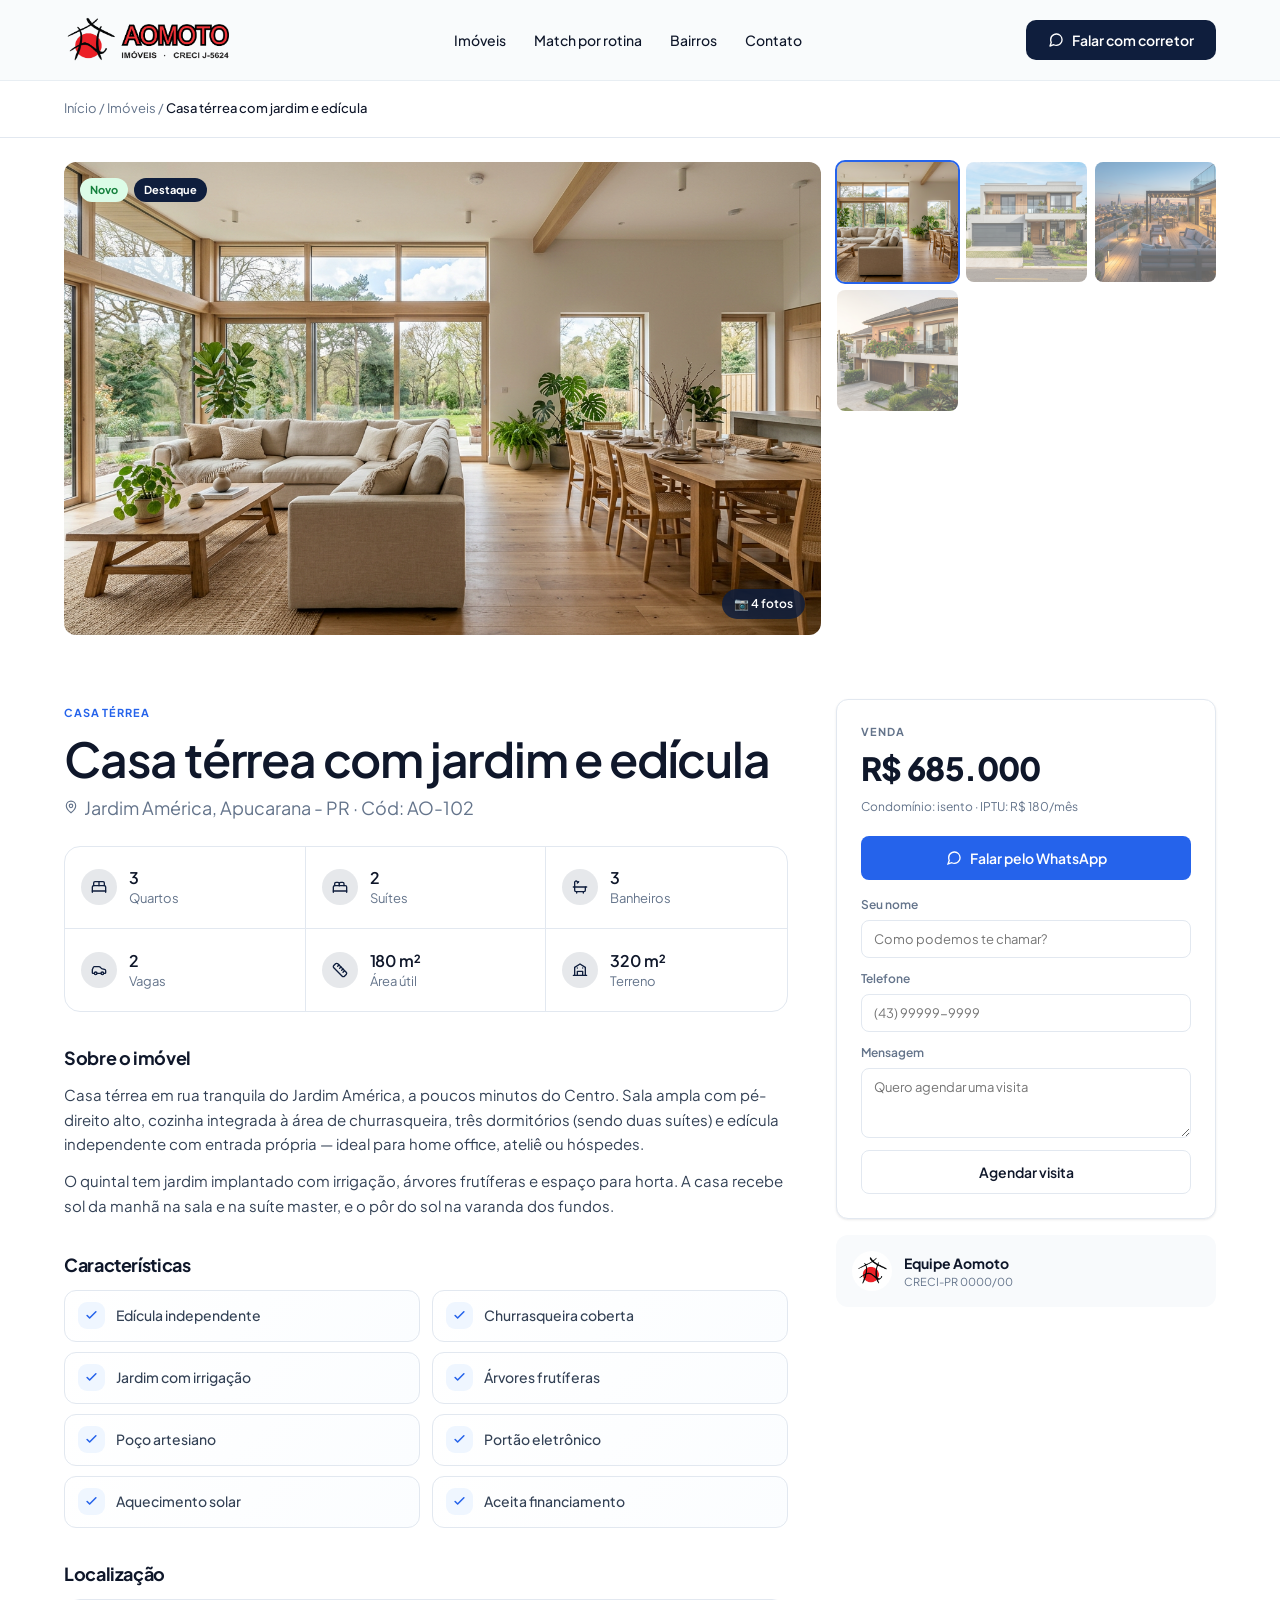
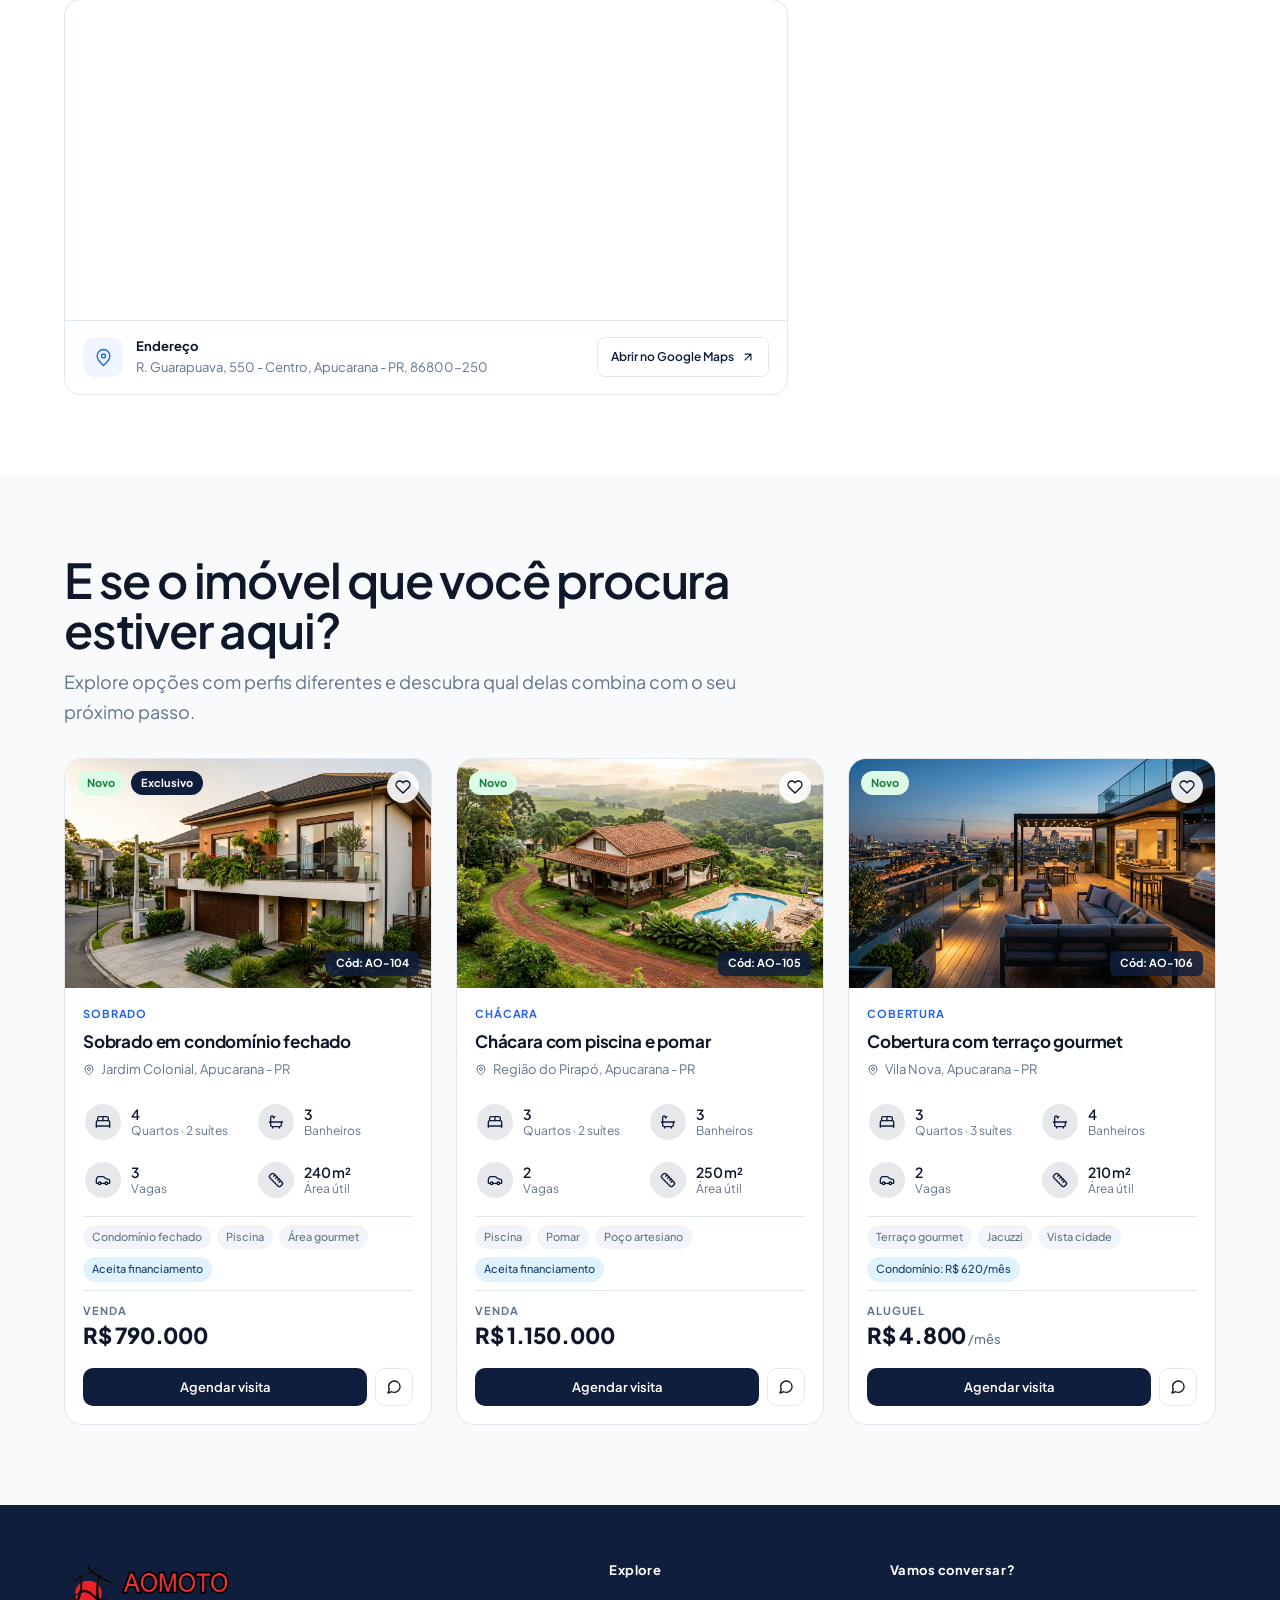
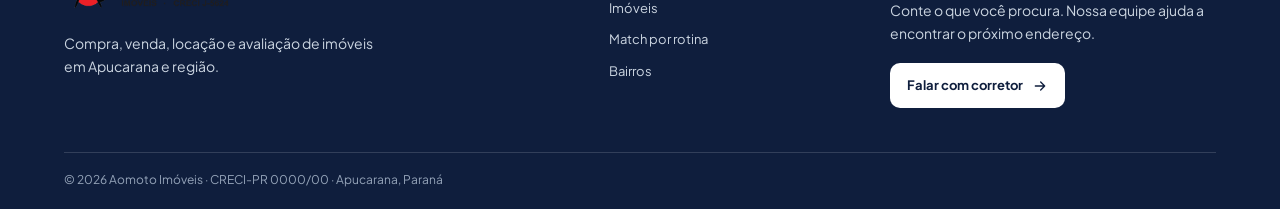
<file: imovel.html>
<!DOCTYPE html>
<html lang="pt-BR">
<head>
<meta charset="UTF-8" />
<meta name="viewport" content="width=device-width, initial-scale=1.0" />
<link rel="icon" type="image/x-icon" href="img/favicon/favicon.ico" />
<link rel="icon" type="image/png" sizes="64x64" href="img/favicon/aomoto-favicon.png" />
<title>Casa térrea com jardim e edícula — Aomoto Imóveis</title>
<link rel="preconnect" href="https://fonts.googleapis.com">
<link rel="preconnect" href="https://fonts.gstatic.com" crossorigin>
<link href="https://fonts.googleapis.com/css2?family=Plus+Jakarta+Sans:wght@400;500;600;700;800&display=swap" rel="stylesheet">
<link rel="stylesheet" href="style.css">
</head>
<body>

<header class="navbar">
	<div class="container nav-inner">
		<a href="index.html" class="logo">
			<img class="brand-logo" src="img/logo/aomoto-logo-completa.png" alt="Aomoto Imóveis · CRECI J-5624">
		</a>
		<nav class="nav-links">
			<a href="index.html#imoveis">Imóveis</a>
			<a href="index.html#match">Match por rotina</a>
			<a href="index.html#bairros">Bairros</a>
			<a href="index.html#contato">Contato</a>
		</nav>
		<a href="index.html#contato" class="btn-navbar">
			<svg width="16" height="16" viewBox="0 0 24 24" fill="none" stroke="currentColor" stroke-width="2" stroke-linecap="round" stroke-linejoin="round"><path d="M21 11.5a8.38 8.38 0 0 1-.9 3.8 8.5 8.5 0 0 1-7.6 4.7 8.38 8.38 0 0 1-3.8-.9L3 21l1.9-5.7a8.38 8.38 0 0 1-.9-3.8 8.5 8.5 0 0 1 4.7-7.6 8.38 8.38 0 0 1 3.8-.9h.5a8.48 8.48 0 0 1 8 8z"/></svg>
			Falar com corretor
		</a>
	</div>
</header>

<!-- BREADCRUMB -->
<div class="breadcrumb">
  <div class="container">
    <a href="index.html">Início</a> / <a href="index.html#imoveis">Imóveis</a> / <span>Casa térrea com jardim e edícula</span>
  </div>
</div>

<!-- GALERIA -->
<section class="gallery-section">
  <div class="container">
    <div class="gallery">
      <div class="gallery-main">
        <img id="mainImage" src="img/imoveis/casa-terrea.png" alt="Casa térrea com jardim e edícula">
        <div class="badges badges-abs">
          <span class="badge badge-new">Novo</span>
          <span class="badge badge-dark">Destaque</span>
        </div>
        <span class="gallery-count">📷 4 fotos</span>
      </div>
      <div class="gallery-thumbs">
        <img src="img/imoveis/casa-terrea.png" class="thumb active" onclick="swapImage(this)">
        <img src="img/imoveis/living.png" class="thumb" onclick="swapImage(this)">
        <img src="img/imoveis/modern-house.png" class="thumb" onclick="swapImage(this)">
        <img src="img/imoveis/sobrado.png" class="thumb" onclick="swapImage(this)">
      </div>
    </div>
  </div>
</section>

<!-- DETALHE -->
<section class="section section-detail">
  <div class="container detail-layout">

    <!-- COLUNA ESQUERDA -->
    <div class="detail-main">
      <span class="tag-type">Casa térrea</span>
      <h1>Casa térrea com jardim e edícula</h1>
      <p class="detail-address">
        <svg width="14" height="14" viewBox="0 0 24 24" fill="none" stroke="currentColor" stroke-width="2"><path d="M20 10c0 6-8 12-8 12s-8-6-8-12a8 8 0 0 1 16 0z"/><circle cx="12" cy="10" r="3"/></svg>
        Jardim América, Apucarana - PR · Cód: AO-102
      </p>

      <div class="detail-features">
        <div class="detail-feature">
          <span class="feature-icon" aria-hidden="true"><svg viewBox="0 0 24 24" fill="none" stroke="currentColor" stroke-width="2" stroke-linecap="round" stroke-linejoin="round"><path d="M2 20v-8a2 2 0 0 1 2-2h16a2 2 0 0 1 2 2v8"/><path d="M4 10V6a2 2 0 0 1 2-2h12a2 2 0 0 1 2 2v4"/><path d="M12 4v6"/><path d="M2 18h20"/></svg></span>
          <span class="feature-text"><strong>3</strong><span>Quartos</span></span>
        </div>
        <div class="detail-feature">
          <span class="feature-icon" aria-hidden="true"><svg viewBox="0 0 24 24" fill="none" stroke="currentColor" stroke-width="2" stroke-linecap="round" stroke-linejoin="round"><path d="M2 20v-8a2 2 0 0 1 2-2h16a2 2 0 0 1 2 2v8"/><path d="M4 10V7a2 2 0 0 1 2-2h3a2 2 0 0 1 2 2v3"/><path d="M11 10V7a2 2 0 0 1 2-2h3a2 2 0 0 1 2 2v3"/><path d="M2 18h20"/></svg></span>
          <span class="feature-text"><strong>2</strong><span>Suítes</span></span>
        </div>
        <div class="detail-feature">
          <span class="feature-icon" aria-hidden="true"><svg viewBox="0 0 24 24" fill="none" stroke="currentColor" stroke-width="2" stroke-linecap="round" stroke-linejoin="round"><path d="M10 4 8 6"/><path d="M17 19v2"/><path d="M2 12h20"/><path d="M7 19v2"/><path d="M9 5 7.621 3.621A2.121 2.121 0 0 0 4 5v12a2 2 0 0 0 2 2h12a2 2 0 0 0 2-2v-5"/></svg></span>
          <span class="feature-text"><strong>3</strong><span>Banheiros</span></span>
        </div>
        <div class="detail-feature">
          <span class="feature-icon" aria-hidden="true"><svg viewBox="0 0 24 24" fill="none" stroke="currentColor" stroke-width="2" stroke-linecap="round" stroke-linejoin="round"><path d="M19 17h2c.6 0 1-.4 1-1v-3c0-.9-.7-1.7-1.5-1.9C18.7 10.6 16 10 16 10s-1.3-1.4-2.2-2.3c-.5-.4-1.1-.7-1.8-.7H5c-.6 0-1.1.4-1.4.9l-1.4 2.9A3.7 3.7 0 0 0 2 12v4c0 .6.4 1 1 1h2"/><circle cx="7" cy="17" r="2"/><path d="M9 17h6"/><circle cx="17" cy="17" r="2"/></svg></span>
          <span class="feature-text"><strong>2</strong><span>Vagas</span></span>
        </div>
        <div class="detail-feature">
          <span class="feature-icon" aria-hidden="true"><svg viewBox="0 0 24 24" fill="none" stroke="currentColor" stroke-width="2" stroke-linecap="round" stroke-linejoin="round"><path d="M21.3 15.3a2.4 2.4 0 0 1 0 3.4l-2.6 2.6a2.4 2.4 0 0 1-3.4 0L2.7 8.7a2.4 2.4 0 0 1 0-3.4l2.6-2.6a2.4 2.4 0 0 1 3.4 0Z"/><path d="m14.5 12.5 2-2m-5-1 2-2m-5-1 2-2m6 11 2-2"/></svg></span>
          <span class="feature-text"><strong>180 m²</strong><span>Área útil</span></span>
        </div>
        <div class="detail-feature">
          <span class="feature-icon" aria-hidden="true"><svg viewBox="0 0 24 24" fill="none" stroke="currentColor" stroke-width="2" stroke-linecap="round" stroke-linejoin="round"><path d="M4 20V8l8-5 8 5v12"/><path d="M2 20h20M8 20v-6h8v6M8 9h.01M16 9h.01"/></svg></span>
          <span class="feature-text"><strong>320 m²</strong><span>Terreno</span></span>
        </div>
      </div>

      <h3 class="detail-h3">Sobre o imóvel</h3>
      <p class="detail-text">Casa térrea em rua tranquila do Jardim América, a poucos minutos do Centro. Sala ampla com pé-direito alto, cozinha integrada à área de churrasqueira, três dormitórios (sendo duas suítes) e edícula independente com entrada própria — ideal para home office, ateliê ou hóspedes.</p>
      <p class="detail-text">O quintal tem jardim implantado com irrigação, árvores frutíferas e espaço para horta. A casa recebe sol da manhã na sala e na suíte master, e o pôr do sol na varanda dos fundos.</p>

      <h3 class="detail-h3">Características</h3>
      <ul class="detail-list">
        <li><span class="detail-list-check" aria-hidden="true"><svg viewBox="0 0 24 24" fill="none" stroke="currentColor" stroke-width="2.5" stroke-linecap="round" stroke-linejoin="round"><path d="m5 12 4 4L19 6"/></svg></span><span>Edícula independente</span></li>
        <li><span class="detail-list-check" aria-hidden="true"><svg viewBox="0 0 24 24" fill="none" stroke="currentColor" stroke-width="2.5" stroke-linecap="round" stroke-linejoin="round"><path d="m5 12 4 4L19 6"/></svg></span><span>Churrasqueira coberta</span></li>
        <li><span class="detail-list-check" aria-hidden="true"><svg viewBox="0 0 24 24" fill="none" stroke="currentColor" stroke-width="2.5" stroke-linecap="round" stroke-linejoin="round"><path d="m5 12 4 4L19 6"/></svg></span><span>Jardim com irrigação</span></li>
        <li><span class="detail-list-check" aria-hidden="true"><svg viewBox="0 0 24 24" fill="none" stroke="currentColor" stroke-width="2.5" stroke-linecap="round" stroke-linejoin="round"><path d="m5 12 4 4L19 6"/></svg></span><span>Árvores frutíferas</span></li>
        <li><span class="detail-list-check" aria-hidden="true"><svg viewBox="0 0 24 24" fill="none" stroke="currentColor" stroke-width="2.5" stroke-linecap="round" stroke-linejoin="round"><path d="m5 12 4 4L19 6"/></svg></span><span>Poço artesiano</span></li>
        <li><span class="detail-list-check" aria-hidden="true"><svg viewBox="0 0 24 24" fill="none" stroke="currentColor" stroke-width="2.5" stroke-linecap="round" stroke-linejoin="round"><path d="m5 12 4 4L19 6"/></svg></span><span>Portão eletrônico</span></li>
        <li><span class="detail-list-check" aria-hidden="true"><svg viewBox="0 0 24 24" fill="none" stroke="currentColor" stroke-width="2.5" stroke-linecap="round" stroke-linejoin="round"><path d="m5 12 4 4L19 6"/></svg></span><span>Aquecimento solar</span></li>
        <li><span class="detail-list-check" aria-hidden="true"><svg viewBox="0 0 24 24" fill="none" stroke="currentColor" stroke-width="2.5" stroke-linecap="round" stroke-linejoin="round"><path d="m5 12 4 4L19 6"/></svg></span><span>Aceita financiamento</span></li>
      </ul>

      <h3 class="detail-h3">Localização</h3>
      <div class="property-map">
        <iframe
          src="https://www.google.com/maps?q=-23.5545626%2C-51.4650288&z=17&output=embed"
          title="Mapa da R. Guarapuava, 550, Centro, Apucarana"
          loading="lazy"
          referrerpolicy="no-referrer-when-downgrade"
          allowfullscreen>
        </iframe>
        <div class="map-address">
          <span class="map-pin" aria-hidden="true"><svg viewBox="0 0 24 24" fill="none" stroke="currentColor" stroke-width="1.8" stroke-linecap="round" stroke-linejoin="round"><path d="M20 10c0 5-8 12-8 12S4 15 4 10a8 8 0 1 1 16 0Z"/><circle cx="12" cy="10" r="2.5"/></svg></span>
          <div class="map-address-copy">
            <strong>Endereço</strong>
            <span>R. Guarapuava, 550 - Centro, Apucarana - PR, 86800-250</span>
          </div>
          <a class="map-directions" href="https://www.google.com/maps/place/Aomoto+Im%C3%B3veis+-+Imobili%C3%A1ria+em+Apucarana/@-23.5545314,-51.4651903,19.5z/data=!4m6!3m5!1s0x94ec997b0856f9e9:0x6e33e19c75331f7b!8m2!3d-23.5545626!4d-51.4650288!16s%2Fg%2F1hm3wy6__?entry=ttu&amp;g_ep=EgoyMDI2MTAyMC4wIKXMDSoASAFQAw%3D%3D" target="_blank" rel="noopener noreferrer">
            Abrir no Google Maps
            <svg viewBox="0 0 24 24" fill="none" stroke="currentColor" stroke-width="2" stroke-linecap="round" stroke-linejoin="round" aria-hidden="true"><path d="M7 17 17 7M7 7h10v10"/></svg>
          </a>
        </div>
      </div>
    </div>

    <!-- COLUNA DIREITA -->
    <aside class="detail-sidebar">
      <div class="sidebar-card">
        <span class="price-label">Venda</span>
        <div class="sidebar-price">R$ 685.000</div>
        <p class="sidebar-muted">Condomínio: isento · IPTU: R$ 180/mês</p>

        <a href="https://wa.me/5543999999999" class="btn btn-primary btn-full">
          <svg width="16" height="16" viewBox="0 0 24 24" fill="none" stroke="currentColor" stroke-width="2"><path d="M21 11.5a8.38 8.38 0 0 1-.9 3.8 8.5 8.5 0 0 1-7.6 4.7 8.38 8.38 0 0 1-3.8-.9L3 21l1.9-5.7a8.38 8.38 0 0 1-.9-3.8 8.5 8.5 0 0 1 4.7-7.6 8.38 8.38 0 0 1 3.8-.9h.5a8.48 8.48 0 0 1 8 8z"/></svg>
          Falar pelo WhatsApp
        </a>

        <form class="sidebar-form" onsubmit="event.preventDefault(); alert('Recebemos seu contato!');">
          <label>
            <span>Seu nome</span>
            <input type="text" placeholder="Como podemos te chamar?" required>
          </label>
          <label>
            <span>Telefone</span>
            <input type="text" placeholder="(43) 99999-9999" required>
          </label>
          <label>
            <span>Mensagem</span>
            <textarea placeholder="Quero agendar uma visita"></textarea>
          </label>
          <button type="submit" class="btn btn-outline btn-full">Agendar visita</button>
        </form>
      </div>

      <div class="sidebar-agent">
        <img class="agent-avatar" src="img/logo/aomoto-simbolo.png" alt="Símbolo Aomoto">
        <div>
          <strong>Equipe Aomoto</strong>
          <small>CRECI-PR 0000/00</small>
        </div>
      </div>
    </aside>

  </div>
</section>

<!-- IMÓVEIS SEMELHANTES -->
<section class="section section-alt similar-properties">
  <div class="container">
    <div class="similar-heading">
      <h2 class="section-title">E se o imóvel que você procura estiver aqui?</h2>
      <p class="section-sub">Explore opções com perfis diferentes e descubra qual delas combina com o seu próximo passo.</p>
    </div>
    <div class="properties-grid properties-grid-3">
      <article class="property-card">
        <a href="imovel.html" class="property-image">
          <img src="img/imoveis/sobrado.png" alt="Sobrado em condomínio fechado">
          <div class="badges"><span class="badge badge-new">Novo</span><span class="badge badge-dark">Exclusivo</span></div>
          <button class="fav" aria-label="Salvar imóvel" onclick="event.preventDefault(); this.classList.toggle('active')"><svg width="16" height="16" viewBox="0 0 24 24" fill="none" stroke="currentColor" stroke-width="2"><path d="M20.8 4.6a5.5 5.5 0 0 0-7.8 0L12 5.6l-1-1a5.5 5.5 0 0 0-7.8 7.8l1 1L12 21l7.8-7.6 1-1a5.5 5.5 0 0 0 0-7.8z"/></svg></button>
          <span class="code">Cód: AO-104</span>
        </a>
        <div class="property-body">
          <span class="tag-type">Sobrado</span>
          <h3>Sobrado em condomínio fechado</h3>
          <p class="address"><svg width="12" height="12" viewBox="0 0 24 24" fill="none" stroke="currentColor" stroke-width="2"><path d="M20 10c0 6-8 12-8 12s-8-6-8-12a8 8 0 0 1 16 0z"/><circle cx="12" cy="10" r="3"/></svg>Jardim Colonial, Apucarana - PR</p>
          <div class="features-modern">
            <div class="feature-item"><div class="feature-icon"><svg width="18" height="18" viewBox="0 0 24 24" fill="none" stroke="currentColor" stroke-width="2" stroke-linecap="round" stroke-linejoin="round"><path d="M2 20v-8a2 2 0 0 1 2-2h16a2 2 0 0 1 2 2v8"/><path d="M4 10V6a2 2 0 0 1 2-2h12a2 2 0 0 1 2 2v4"/><path d="M12 4v6"/><path d="M2 18h20"/></svg></div><div class="feature-text"><strong>4</strong><span>Quartos · 2 suítes</span></div></div>
            <div class="feature-item"><div class="feature-icon"><svg width="18" height="18" viewBox="0 0 24 24" fill="none" stroke="currentColor" stroke-width="2" stroke-linecap="round" stroke-linejoin="round"><path d="M10 4 8 6"/><path d="M17 19v2"/><path d="M2 12h20"/><path d="M7 19v2"/><path d="M9 5 7.621 3.621A2.121 2.121 0 0 0 4 5v12a2 2 0 0 0 2 2h12a2 2 0 0 0 2-2v-5"/></svg></div><div class="feature-text"><strong>3</strong><span>Banheiros</span></div></div>
            <div class="feature-item"><div class="feature-icon"><svg width="18" height="18" viewBox="0 0 24 24" fill="none" stroke="currentColor" stroke-width="2" stroke-linecap="round" stroke-linejoin="round"><path d="M19 17h2c.6 0 1-.4 1-1v-3c0-.9-.7-1.7-1.5-1.9C18.7 10.6 16 10 16 10s-1.3-1.4-2.2-2.3c-.5-.4-1.1-.7-1.8-.7H5c-.6 0-1.1.4-1.4.9l-1.4 2.9A3.7 3.7 0 0 0 2 12v4c0 .6.4 1 1 1h2"/><circle cx="7" cy="17" r="2"/><path d="M9 17h6"/><circle cx="17" cy="17" r="2"/></svg></div><div class="feature-text"><strong>3</strong><span>Vagas</span></div></div>
            <div class="feature-item"><div class="feature-icon"><svg width="18" height="18" viewBox="0 0 24 24" fill="none" stroke="currentColor" stroke-width="2" stroke-linecap="round" stroke-linejoin="round"><path d="M21.3 15.3a2.4 2.4 0 0 1 0 3.4l-2.6 2.6a2.4 2.4 0 0 1-3.4 0L2.7 8.7a2.4 2.4 0 0 1 0-3.4l2.6-2.6a2.4 2.4 0 0 1 3.4 0Z"/><path d="m14.5 12.5 2-2m-5-1 2-2m-5-1 2-2m6 11 2-2"/></svg></div><div class="feature-text"><strong>240 m²</strong><span>Área útil</span></div></div>
          </div>
          <div class="extra-tags"><span>Condomínio fechado</span><span>Piscina</span><span>Área gourmet</span></div>
          <div class="extra-info">Aceita financiamento</div>
          <div class="price-row">
            <div><span class="price-label">Venda</span><span class="price">R$ 790.000</span></div>
          </div>
          <div class="actions">
            <button class="btn btn-primary btn-sm">Agendar visita</button>
            <button class="btn-icon" title="Conversar no WhatsApp" aria-label="Conversar no WhatsApp"><svg width="16" height="16" viewBox="0 0 24 24" fill="none" stroke="currentColor" stroke-width="2" stroke-linecap="round" stroke-linejoin="round"><path d="M21 11.5a8.38 8.38 0 0 1-.9 3.8 8.5 8.5 0 0 1-7.6 4.7 8.38 8.38 0 0 1-3.8-.9L3 21l1.9-5.7a8.38 8.38 0 0 1-.9-3.8 8.5 8.5 0 0 1 4.7-7.6 8.38 8.38 0 0 1 3.8-.9h.5a8.48 8.48 0 0 1 8 8z"/></svg></button>
          </div>
        </div>
      </article>

      <article class="property-card">
        <a href="imovel.html" class="property-image">
          <img src="img/imoveis/chacara.png" alt="Chácara com piscina e pomar">
          <div class="badges"><span class="badge badge-new">Novo</span></div>
          <button class="fav" aria-label="Salvar imóvel" onclick="event.preventDefault(); this.classList.toggle('active')"><svg width="16" height="16" viewBox="0 0 24 24" fill="none" stroke="currentColor" stroke-width="2"><path d="M20.8 4.6a5.5 5.5 0 0 0-7.8 0L12 5.6l-1-1a5.5 5.5 0 0 0-7.8 7.8l1 1L12 21l7.8-7.6 1-1a5.5 5.5 0 0 0 0-7.8z"/></svg></button>
          <span class="code">Cód: AO-105</span>
        </a>
        <div class="property-body">
          <span class="tag-type">Chácara</span>
          <h3>Chácara com piscina e pomar</h3>
          <p class="address"><svg width="12" height="12" viewBox="0 0 24 24" fill="none" stroke="currentColor" stroke-width="2"><path d="M20 10c0 6-8 12-8 12s-8-6-8-12a8 8 0 0 1 16 0z"/><circle cx="12" cy="10" r="3"/></svg>Região do Pirapó, Apucarana - PR</p>
          <div class="features-modern">
            <div class="feature-item"><div class="feature-icon"><svg width="18" height="18" viewBox="0 0 24 24" fill="none" stroke="currentColor" stroke-width="2" stroke-linecap="round" stroke-linejoin="round"><path d="M2 20v-8a2 2 0 0 1 2-2h16a2 2 0 0 1 2 2v8"/><path d="M4 10V6a2 2 0 0 1 2-2h12a2 2 0 0 1 2 2v4"/><path d="M12 4v6"/><path d="M2 18h20"/></svg></div><div class="feature-text"><strong>3</strong><span>Quartos · 2 suítes</span></div></div>
            <div class="feature-item"><div class="feature-icon"><svg width="18" height="18" viewBox="0 0 24 24" fill="none" stroke="currentColor" stroke-width="2" stroke-linecap="round" stroke-linejoin="round"><path d="M10 4 8 6"/><path d="M17 19v2"/><path d="M2 12h20"/><path d="M7 19v2"/><path d="M9 5 7.621 3.621A2.121 2.121 0 0 0 4 5v12a2 2 0 0 0 2 2h12a2 2 0 0 0 2-2v-5"/></svg></div><div class="feature-text"><strong>3</strong><span>Banheiros</span></div></div>
            <div class="feature-item"><div class="feature-icon"><svg width="18" height="18" viewBox="0 0 24 24" fill="none" stroke="currentColor" stroke-width="2" stroke-linecap="round" stroke-linejoin="round"><path d="M19 17h2c.6 0 1-.4 1-1v-3c0-.9-.7-1.7-1.5-1.9C18.7 10.6 16 10 16 10s-1.3-1.4-2.2-2.3c-.5-.4-1.1-.7-1.8-.7H5c-.6 0-1.1.4-1.4.9l-1.4 2.9A3.7 3.7 0 0 0 2 12v4c0 .6.4 1 1 1h2"/><circle cx="7" cy="17" r="2"/><path d="M9 17h6"/><circle cx="17" cy="17" r="2"/></svg></div><div class="feature-text"><strong>2</strong><span>Vagas</span></div></div>
            <div class="feature-item"><div class="feature-icon"><svg width="18" height="18" viewBox="0 0 24 24" fill="none" stroke="currentColor" stroke-width="2" stroke-linecap="round" stroke-linejoin="round"><path d="M21.3 15.3a2.4 2.4 0 0 1 0 3.4l-2.6 2.6a2.4 2.4 0 0 1-3.4 0L2.7 8.7a2.4 2.4 0 0 1 0-3.4l2.6-2.6a2.4 2.4 0 0 1 3.4 0Z"/><path d="m14.5 12.5 2-2m-5-1 2-2m-5-1 2-2m6 11 2-2"/></svg></div><div class="feature-text"><strong>250 m²</strong><span>Área útil</span></div></div>
          </div>
          <div class="extra-tags"><span>Piscina</span><span>Pomar</span><span>Poço artesiano</span></div>
          <div class="extra-info">Aceita financiamento</div>
          <div class="price-row">
            <div><span class="price-label">Venda</span><span class="price">R$ 1.150.000</span></div>
          </div>
          <div class="actions">
            <button class="btn btn-primary btn-sm">Agendar visita</button>
            <button class="btn-icon" title="Conversar no WhatsApp" aria-label="Conversar no WhatsApp"><svg width="16" height="16" viewBox="0 0 24 24" fill="none" stroke="currentColor" stroke-width="2" stroke-linecap="round" stroke-linejoin="round"><path d="M21 11.5a8.38 8.38 0 0 1-.9 3.8 8.5 8.5 0 0 1-7.6 4.7 8.38 8.38 0 0 1-3.8-.9L3 21l1.9-5.7a8.38 8.38 0 0 1-.9-3.8 8.5 8.5 0 0 1 4.7-7.6 8.38 8.38 0 0 1 3.8-.9h.5a8.48 8.48 0 0 1 8 8z"/></svg></button>
          </div>
        </div>
      </article>

      <article class="property-card">
        <a href="imovel.html" class="property-image">
          <img src="img/imoveis/cobertura.png" alt="Cobertura com terraço gourmet">
          <div class="badges"><span class="badge badge-new">Novo</span></div>
          <button class="fav" aria-label="Salvar imóvel" onclick="event.preventDefault(); this.classList.toggle('active')"><svg width="16" height="16" viewBox="0 0 24 24" fill="none" stroke="currentColor" stroke-width="2"><path d="M20.8 4.6a5.5 5.5 0 0 0-7.8 0L12 5.6l-1-1a5.5 5.5 0 0 0-7.8 7.8l1 1L12 21l7.8-7.6 1-1a5.5 5.5 0 0 0 0-7.8z"/></svg></button>
          <span class="code">Cód: AO-106</span>
        </a>
        <div class="property-body">
          <span class="tag-type">Cobertura</span>
          <h3>Cobertura com terraço gourmet</h3>
          <p class="address"><svg width="12" height="12" viewBox="0 0 24 24" fill="none" stroke="currentColor" stroke-width="2"><path d="M20 10c0 6-8 12-8 12s-8-6-8-12a8 8 0 0 1 16 0z"/><circle cx="12" cy="10" r="3"/></svg>Vila Nova, Apucarana - PR</p>
          <div class="features-modern">
            <div class="feature-item"><div class="feature-icon"><svg width="18" height="18" viewBox="0 0 24 24" fill="none" stroke="currentColor" stroke-width="2" stroke-linecap="round" stroke-linejoin="round"><path d="M2 20v-8a2 2 0 0 1 2-2h16a2 2 0 0 1 2 2v8"/><path d="M4 10V6a2 2 0 0 1 2-2h12a2 2 0 0 1 2 2v4"/><path d="M12 4v6"/><path d="M2 18h20"/></svg></div><div class="feature-text"><strong>3</strong><span>Quartos · 3 suítes</span></div></div>
            <div class="feature-item"><div class="feature-icon"><svg width="18" height="18" viewBox="0 0 24 24" fill="none" stroke="currentColor" stroke-width="2" stroke-linecap="round" stroke-linejoin="round"><path d="M10 4 8 6"/><path d="M17 19v2"/><path d="M2 12h20"/><path d="M7 19v2"/><path d="M9 5 7.621 3.621A2.121 2.121 0 0 0 4 5v12a2 2 0 0 0 2 2h12a2 2 0 0 0 2-2v-5"/></svg></div><div class="feature-text"><strong>4</strong><span>Banheiros</span></div></div>
            <div class="feature-item"><div class="feature-icon"><svg width="18" height="18" viewBox="0 0 24 24" fill="none" stroke="currentColor" stroke-width="2" stroke-linecap="round" stroke-linejoin="round"><path d="M19 17h2c.6 0 1-.4 1-1v-3c0-.9-.7-1.7-1.5-1.9C18.7 10.6 16 10 16 10s-1.3-1.4-2.2-2.3c-.5-.4-1.1-.7-1.8-.7H5c-.6 0-1.1.4-1.4.9l-1.4 2.9A3.7 3.7 0 0 0 2 12v4c0 .6.4 1 1 1h2"/><circle cx="7" cy="17" r="2"/><path d="M9 17h6"/><circle cx="17" cy="17" r="2"/></svg></div><div class="feature-text"><strong>2</strong><span>Vagas</span></div></div>
            <div class="feature-item"><div class="feature-icon"><svg width="18" height="18" viewBox="0 0 24 24" fill="none" stroke="currentColor" stroke-width="2" stroke-linecap="round" stroke-linejoin="round"><path d="M21.3 15.3a2.4 2.4 0 0 1 0 3.4l-2.6 2.6a2.4 2.4 0 0 1-3.4 0L2.7 8.7a2.4 2.4 0 0 1 0-3.4l2.6-2.6a2.4 2.4 0 0 1 3.4 0Z"/><path d="m14.5 12.5 2-2m-5-1 2-2m-5-1 2-2m6 11 2-2"/></svg></div><div class="feature-text"><strong>210 m²</strong><span>Área útil</span></div></div>
          </div>
          <div class="extra-tags"><span>Terraço gourmet</span><span>Jacuzzi</span><span>Vista cidade</span></div>
          <div class="extra-info">Condomínio: R$ 620/mês</div>
          <div class="price-row">
            <div><span class="price-label">Aluguel</span><span class="price">R$ 4.800<small>/mês</small></span></div>
          </div>
          <div class="actions">
            <button class="btn btn-primary btn-sm">Agendar visita</button>
            <button class="btn-icon" title="Conversar no WhatsApp" aria-label="Conversar no WhatsApp"><svg width="16" height="16" viewBox="0 0 24 24" fill="none" stroke="currentColor" stroke-width="2" stroke-linecap="round" stroke-linejoin="round"><path d="M21 11.5a8.38 8.38 0 0 1-.9 3.8 8.5 8.5 0 0 1-7.6 4.7 8.38 8.38 0 0 1-3.8-.9L3 21l1.9-5.7a8.38 8.38 0 0 1-.9-3.8 8.5 8.5 0 0 1 4.7-7.6 8.38 8.38 0 0 1 3.8-.9h.5a8.48 8.48 0 0 1 8 8z"/></svg></button>
          </div>
        </div>
      </article>
    </div>
  </div>
</section>

<footer class="footer">
	<div class="container">
		<div class="footer-main">
			<div class="footer-brand">
				<a href="index.html#topo" class="logo footer-logo">
					<img class="brand-logo" src="img/logo/aomoto-logo-completa.png" alt="Aomoto Imóveis · CRECI J-5624">
				</a>
				<p>Compra, venda, locação e avaliação de imóveis em Apucarana e região.</p>
			</div>
			<div class="footer-column">
				<h3>Explore</h3>
				<nav class="footer-links" aria-label="Navegação do rodapé">
					<a href="index.html#imoveis">Imóveis</a>
					<a href="index.html#match">Match por rotina</a>
					<a href="index.html#bairros">Bairros</a>
				</nav>
			</div>
			<div class="footer-contact">
				<h3>Vamos conversar?</h3>
				<p>Conte o que você procura. Nossa equipe ajuda a encontrar o próximo endereço.</p>
				<a class="footer-cta" href="index.html#contato">
					Falar com corretor
					<svg width="16" height="16" viewBox="0 0 24 24" fill="none" stroke="currentColor" stroke-width="2" stroke-linecap="round" stroke-linejoin="round" aria-hidden="true"><path d="M5 12h14M13 6l6 6-6 6"/></svg>
				</a>
			</div>
		</div>
		<div class="footer-bottom">
			<span>© 2026 Aomoto Imóveis · CRECI-PR 0000/00 · Apucarana, Paraná</span>
		</div>
	</div>
</footer>

<button type="button" class="back-to-top" id="back-to-top" aria-label="Voltar ao topo" title="Voltar ao topo">
	<svg width="17" height="17" viewBox="0 0 24 24" fill="none" stroke="currentColor" stroke-width="2" stroke-linecap="round" stroke-linejoin="round" aria-hidden="true"><path d="m18 15-6-6-6 6"/></svg>
</button>

<script src="script.js"></script>
</body>
</html>
</file>
<file: style.css>
:root {
  --navy: #0f1e3d;
  --navy-2: #16294f;
  --blue: #2563eb;
  --blue-hover: #1d4ed8;
  --blue-light: #eff6ff;
  --bg: #f8fafc;
  --white: #ffffff;
  --text: #0f172a;
  --muted: #64748b;
  --border: #e2e8f0;
  --radius: 12px;
  --radius-sm: 8px;
  --shadow: 0 1px 3px rgba(15, 23, 42, .06), 0 1px 2px rgba(15, 23, 42, .04);
  --shadow-lg: 0 10px 30px rgba(15, 23, 42, .08);
}

* { box-sizing: border-box; margin: 0; padding: 0; }

html { scroll-behavior: smooth; }

body {
  font-family: 'Plus Jakarta Sans', -apple-system, BlinkMacSystemFont, 'Segoe UI', sans-serif;
  color: var(--text);
  background: var(--white);
  line-height: 1.5;
  font-weight: 400;
  -webkit-font-smoothing: antialiased;
  -moz-osx-font-smoothing: grayscale;
}

button, input, select, textarea, a { font-family: inherit; }

img { display: block; max-width: 100%; }
a { color: inherit; text-decoration: none; }
button { cursor: pointer; border: none; background: none; color: inherit; }
input, select, textarea { font-size: 14px; }

.container {
  width: 100%;
  max-width: 1200px;
  margin: 0 auto;
  padding: 0 24px;
}

/* ============ NAVBAR ============ */
.navbar {
  position: sticky;
  top: 0;
  z-index: 50;
  background: rgba(248, 250, 252, 0.78);
  backdrop-filter: blur(14px);
  -webkit-backdrop-filter: blur(14px);
  border-bottom: 1px solid rgba(226, 232, 240, 0.7);
}

.nav-inner {
  display: flex;
  align-items: center;
  justify-content: space-between;
  height: 80px;
  gap: 40px;
}

.logo {
  display: flex;
  align-items: center;
  gap: 14px;
}

.brand-logo {
  display: block;
  width: 165px;
  max-width: 100%;
  height: auto;
  flex: 0 0 auto;
}

.logo-symbol {
  display: block;
  width: 46px;
  height: 46px;
  flex: 0 0 46px;
  object-fit: contain;
}

.navbar .logo-text,
.footer-logo .logo-text { align-items: flex-end; gap: 0; }
.navbar .logo-wordmark,
.footer-logo .logo-wordmark {
  font-family: "Arial Black", Arial, Helvetica, sans-serif;
  font-weight: 900;
  font-size: 18px;
  line-height: .9;
  letter-spacing: -.035em;
  color: #f10c17;
  -webkit-text-stroke: 1.25px #080808;
  paint-order: stroke fill;
  text-shadow: 1px 1px 0 #bfc1c5;
}
.navbar .logo-category,
.footer-logo .logo-category {
  margin-top: 2px;
  color: #080808;
  font-family: Arial, Helvetica, sans-serif;
  font-size: 11px;
  font-weight: 900;
  line-height: 1;
}
.navbar .logo-creci,
.footer-logo .logo-creci {
  margin-top: 1px;
  color: #111;
  font-family: Arial, Helvetica, sans-serif;
  font-size: 8px;
  font-weight: 400;
  line-height: 1;
}

.logo-mark {
  position: relative;
  width: 42px;
  height: 42px;
  border-radius: 50%;
  background: var(--navy);
  color: white;
  display: flex;
  align-items: center;
  justify-content: center;
  font-weight: 800;
  font-size: 18px;
  letter-spacing: -.02em;
  flex-shrink: 0;
}
.logo-mark::after {
  content: '';
  position: absolute;
  top: -1px;
  right: -1px;
  width: 12px;
  height: 12px;
  border-radius: 50%;
  background: #3b82f6;
  border: 2px solid #f8fafc;
}

.logo-text {
  display: flex;
  flex-direction: column;
  line-height: 1;
}
.logo-text strong {
  font-size: 20px;
  font-weight: 800;
  letter-spacing: -.02em;
  color: var(--text);
}
.logo-text span {
  font-size: 10px;
  letter-spacing: .16em;
  color: var(--muted);
  font-weight: 600;
  margin-top: 4px;
}

.nav-links {
  display: flex;
  gap: 4px;
  flex: 1;
  justify-content: center;
}
.nav-links a {
  padding: 8px 12px;
  border-radius: 999px;
  font-size: 14px;
  font-weight: 500;
  color: var(--text);
  transition: color .15s, background .15s;
}
.nav-links a:hover { color: var(--text); background: #f1f5f9; }

.btn-navbar {
  display: inline-flex;
  align-items: center;
  gap: 8px;
  padding: 12px 22px;
  border-radius: 10px;
  background: var(--navy);
  color: white;
  font-size: 14px;
  font-weight: 600;
  line-height: 1;
  white-space: nowrap;
  transition: background .15s;
  flex-shrink: 0;
}
.btn-navbar:hover { background: var(--navy-2); }
.btn-navbar svg { flex-shrink: 0; }

/* ============ BUTTONS ============ */
.btn {
  display: inline-flex; align-items: center; justify-content: center; gap: 8px;
  padding: 10px 18px; border-radius: var(--radius-sm);
  font-size: 14px; font-weight: 600; line-height: 1;
  transition: all .15s; white-space: nowrap;
}
.btn-primary { background: var(--blue); color: white; }
.btn-primary:hover { background: var(--blue-hover); }
.btn-outline { background: white; color: var(--text); border: 1px solid var(--border); }
.btn-outline:hover { border-color: var(--blue); color: var(--blue); }
.btn-sm { padding: 10px 14px; font-size: 13px; flex: 1; }
.btn-full { width: 100%; padding: 14px; font-size: 14px; }
.btn-icon {
  width: 38px; height: 38px; border-radius: var(--radius-sm);
  border: 1px solid var(--border); background: white;
  display: inline-flex; align-items: center; justify-content: center;
  transition: all .15s;
}
.btn-icon:hover { border-color: var(--blue); color: var(--blue); }

/* ============ SECTION ============ */
.section { padding: 80px 0; }
.section-alt { background: var(--bg); }
.section-dark { background: var(--navy); color: white; }
.section-title {
  font-size: 42px;
  font-weight: 800;
  line-height: 1.1;
  letter-spacing: -1px;
  margin-bottom: 16px;
}
.section-title-light { color: white; }
.section-sub { color: var(--muted); font-size: 16px; max-width: 620px; margin-bottom: 40px; }
#imoveis .section-title {
  max-width: 672px;
  font-size: 48px;
  font-weight: 600;
  line-height: 1.05;
  letter-spacing: -.025em;
  margin-bottom: 12px;
}
#imoveis .section-sub {
  max-width: 672px;
  font-size: 18px;
  font-weight: 400;
  line-height: 1.625;
  margin-bottom: 0;
}
.section-sub-light { color: #cbd5e1; }

.listings-heading {
  display: flex;
  justify-content: space-between;
  align-items: flex-start;
  gap: 32px;
  margin-bottom: 32px;
}
.listings-heading-copy { min-width: 0; }
.city-dropdown {
  display: flex;
  flex-direction: column;
  gap: 8px;
  flex: 0 0 204px;
  margin-top: 12px;
}
.city-filter-label {
  font-size: 12px;
  font-weight: 500;
  color: var(--muted);
}
.city-dropdown .sort-trigger {
  width: 100%;
  justify-content: space-between;
}
.sr-only {
  position: absolute;
  width: 1px;
  height: 1px;
  padding: 0;
  margin: -1px;
  overflow: hidden;
  clip: rect(0, 0, 0, 0);
  white-space: nowrap;
  border: 0;
}

.eyebrow {
  display: inline-block; font-size: 11px; font-weight: 700;
  letter-spacing: .18em; color: var(--blue);
  text-transform: uppercase; margin-bottom: 16px;
}
.eyebrow-light { color: #93c5fd; }

/* ============ HERO ============ */
.hero {
  position: relative;
  width: 100%;
  min-height: 660px;
  background: url('img/imoveis/hero.png') center/cover no-repeat;
  display: flex;
  align-items: center;
  color: white;
  padding: 100px 0 80px;
}

.hero-overlay {
  position: absolute;
  inset: 0;
  background: linear-gradient(
    90deg,
    rgba(15, 30, 61, 0.88) 0%,
    rgba(15, 30, 61, 0.72) 50%,
    rgba(15, 30, 61, 0.60) 100%
  );
  pointer-events: none;
}

.hero-content {
  position: relative;
  z-index: 1;
}

.hero h1 {
  font-size: 60px;
  font-weight: 600;
  line-height: 1.05;
  letter-spacing: -.025em;
  color: #FCFCFC;
  margin-bottom: 20px;
  max-width: 768px;
}

.hero p {
  font-size: 18px;
  line-height: 1.625;
  color: #e2e8f0;
  margin-bottom: 40px;
  max-width: 672px;
}

/* ============ TABS COMPRAR / ALUGAR ============ */
.search-tabs {
  display: inline-flex;
  align-items: center;
  gap: 4px;
  padding: 5px;
  background: #f1f5f9;
  border-radius: 10px;
  width: fit-content;
  margin-bottom: 4px;
}

.search-tabs .tab {
  display: inline-flex;
  align-items: center;
  justify-content: center;
  min-height: 32px;
  padding: 0 22px;
  border-radius: 8px;
  font-size: 14px;
  font-weight: 500;
  line-height: 1.15;
  color: var(--muted);
  background: transparent;
  border: none;
  cursor: pointer;
  transition: all .18s ease;
  white-space: nowrap;
}
.search-tabs .tab:hover { color: var(--text); }
.search-tabs .tab.active {
  background: var(--navy);
  color: white;
  border-radius: 8px;
  box-shadow: 0 2px 6px rgba(15, 30, 61, .25);
}

.search-bar {
  background: white;
  border-radius: 20px;
  padding: 16px;
  box-shadow: 0 20px 50px rgba(0, 0, 0, .25);
  display: flex;
  flex-direction: column;
  gap: 16px;
  width: 100%;
}

.search-fields {
  display: grid;
  grid-template-columns: 1.2fr 1.2fr 1fr 1fr auto;
  gap: 8px;
  align-items: stretch;
}

/* ============ CUSTOM DROPDOWN ============ */
.field {
  position: relative;
  display: flex;
  flex-direction: column;
  padding: 10px 14px;
  border: 1px solid var(--border);
  border-radius: 12px;
  background: white;
  min-width: 0;
  transition: border-color .15s, box-shadow .15s;
}
.field.open { border-color: var(--blue); box-shadow: 0 0 0 3px rgba(37, 99, 235, .12); }

.field-label {
  font-size: 11px;
  font-weight: 500;
  color: var(--muted);
  margin-bottom: 2px;
  white-space: nowrap;
  overflow: hidden;
  text-overflow: ellipsis;
}

.field-trigger {
  display: flex;
  align-items: center;
  justify-content: space-between;
  gap: 8px;
  width: 100%;
  padding: 0;
  font-size: 14px;
  font-weight: 600;
  color: var(--text);
  text-align: left;
  background: transparent;
  cursor: pointer;
}

.field-value {
  white-space: nowrap;
  overflow: hidden;
  text-overflow: ellipsis;
  min-width: 0;
}

.field-chevron {
  flex-shrink: 0;
  color: var(--text);
  transition: transform .2s;
  transform: translateY(-2px);
}
.field .field-chevron { transform: translateY(-8px); }
.field.open .field-chevron { transform: translateY(-8px) rotate(180deg); }

.field-menu {
  position: absolute;
  top: calc(100% + 6px);
  left: 0;
  right: 0;
  background: white;
  border: 1px solid #e2e8f0;
  border-radius: 10px;
  box-shadow:
    0 10px 30px rgba(15, 23, 42, .10),
    0 2px 6px rgba(15, 23, 42, .05);
  padding: 6px;
  list-style: none;
  margin: 0;
  z-index: 50;
  max-height: 260px;
  overflow-y: auto;
  opacity: 0;
  visibility: hidden;
  transform: translateY(-4px);
  transition: opacity .15s, transform .15s, visibility .15s;
}

.field.open .field-menu,
.sort-dropdown.open .field-menu {
  opacity: 1;
  visibility: visible;
  transform: translateY(0);
}

.field-menu::-webkit-scrollbar { width: 6px; }
.field-menu::-webkit-scrollbar-thumb { background: #cbd5e1; border-radius: 999px; }
.field-menu::-webkit-scrollbar-track { background: transparent; }

.field-menu li {
  padding: 9px 12px;
  border-radius: 6px;
  font-size: 14px;
  font-weight: 500;
  color: var(--text);
  cursor: pointer;
  transition: background .12s, color .12s;
  white-space: nowrap;
}
.field-menu li:hover { background: var(--blue-light); color: var(--blue); }
.field-menu li.selected { background: var(--navy); color: white; font-weight: 600; }

.btn-search {
  padding: 0 26px;
  border-radius: 12px;
  font-size: 14px;
  font-weight: 600;
}

.hero-link {
  display: inline-flex;
  align-items: center;
  gap: 8px;
  margin-top: 24px;
  padding: 8px 16px;
  border: 1px solid rgba(255, 255, 255, .28);
  border-radius: 10px;
  background: rgba(255, 255, 255, .08);
  backdrop-filter: blur(8px);
  color: rgba(255, 255, 255, .88);
  font-size: 13px;
  font-weight: 500;
  letter-spacing: 0;
  text-transform: none;
  transition: background .15s;
}
.hero-link:hover { background: rgba(255, 255, 255, .20); }
.hero-link strong { font-weight: 700; }

/* ============ FILTROS DE IMÓVEIS ============ */
.filters {
  display: flex;
  align-items: center;
  justify-content: space-between;
  margin-bottom: 24px;
  padding: 12px 16px;
  border: 1px solid var(--border);
  border-radius: 16px;
  flex-wrap: wrap;
  gap: 16px;
}

.filter-tabs {
  display: inline-flex;
  gap: 4px;
  padding: 4px;
  background: #f1f5f9;
  border-radius: 12px;
  width: fit-content;
}

.chip {
  padding: 6px 16px;
  border-radius: 8px;
  font-size: 14px;
  font-weight: 500;
  color: var(--muted);
  background: transparent;
  border: none;
  cursor: pointer;
  transition: all .18s ease;
  white-space: nowrap;
}
.chip:hover { color: var(--text); }
.filter-tabs .chip.active {
  background: var(--navy);
  color: white;
  box-shadow: 0 2px 6px rgba(15, 30, 61, .25);
}

.filter-info {
  display: flex;
  align-items: center;
  gap: 24px;
  font-size: 13px;
  color: var(--muted);
}

.sort-dropdown { position: relative; }

.sort-trigger {
  display: inline-flex;
  align-items: center;
  gap: 6px;
  padding: 8px 12px;
  border-radius: 8px;
  border: 1px solid var(--border);
  background: white;
  font-size: 14px;
  font-weight: 500;
  color: var(--muted);
  cursor: pointer;
  transition: all .15s;
  width: auto;
}
.sort-trigger:hover { border-color: var(--border); color: var(--text); }
.sort-dropdown.open .sort-trigger { border-color: var(--border); box-shadow: var(--shadow); }

.sort-label { color: var(--muted); font-weight: 500; }
.sort-trigger .field-value { color: var(--text); font-weight: 700; }

.sort-dropdown .field-menu {
  left: auto;
  right: 0;
  min-width: 200px;
  width: max-content;
  z-index: 60;
}
.sort-dropdown.open .field-chevron { transform: translateY(-2px) rotate(180deg); }

/* ============ PROPERTY CARD ============ */
.properties-grid { display: grid; grid-template-columns: repeat(3, 1fr); gap: 24px; }
.properties-grid-3 { grid-template-columns: repeat(3, 1fr); }

.property-card {
  background: white; border: 1px solid var(--border);
  border-radius: 18px; overflow: hidden;
  transition: box-shadow .2s, transform .2s;
  display: flex; flex-direction: column;
}
.property-card[hidden] { display: none; }
.property-card:hover { box-shadow: var(--shadow-lg); transform: translateY(-2px); }

.property-image {
  position: relative; aspect-ratio: 16/10;
  overflow: hidden; display: block;
}
.property-image img {
  width: 100%; height: 100%; object-fit: cover;
  transition: transform .4s;
}
.property-card:hover .property-image img { transform: scale(1.04); }

.badges { position: absolute; top: 12px; left: 12px; display: flex; gap: 6px; }
.badge {
  padding: 4px 10px; border-radius: 999px;
  font-size: 11px; font-weight: 700;
  background: white; color: var(--text);
}
.badge-new { background: #dcfce7; color: #15803d; }
.badge-dark { background: var(--navy); color: white; }

.fav {
  position: absolute; top: 12px; right: 12px;
  width: 32px; height: 32px; border-radius: 50%;
  background: rgba(255,255,255,.9);
  display: flex; align-items: center; justify-content: center;
  color: var(--text);
}
.fav.active svg { fill: #ef4444; stroke: #ef4444; }

.code {
  position: absolute; bottom: 12px; right: 12px;
  padding: 4px 10px; border-radius: 6px;
  font-size: 11px; font-weight: 700;
  background: rgba(15,30,61,.85); color: white;
}

.property-body { padding: 18px; display: flex; flex-direction: column; gap: 8px; flex: 1; }
.tag-type {
  font-size: 11px; font-weight: 700; letter-spacing: .08em;
  color: var(--blue); text-transform: uppercase;
}
.property-body h3 {
  font-size: 17px; font-weight: 700; line-height: 1.3;
  letter-spacing: -.01em;
}
.address {
  display: flex; align-items: center; gap: 6px;
  font-size: 13px; color: var(--muted);
}

/* ============ FEATURES MODERN ============ */
.features-modern {
  display: grid;
  grid-template-columns: 1fr 1fr;
  column-gap: 16px;
  row-gap: 14px;
  margin-top: 12px;
  padding: 0 0 14px;
  border-bottom: 1px solid var(--border);
}

.feature-item {
  display: flex;
  align-items: center;
  gap: 10px;
  padding: 4px 2px;
  border-radius: 10px;
  transition: background .15s;
}
.feature-item:hover { background: var(--blue-light); }

.feature-icon {
  width: 36px;
  height: 36px;
  flex-shrink: 0;
  border-radius: 50%;
  background: rgba(15, 30, 61, .10);
  color: var(--navy);
  display: flex;
  align-items: center;
  justify-content: center;
  transition: all .15s;
}
.feature-icon svg { width: 16px; height: 16px; }
.feature-item:hover .feature-icon {
  background: var(--navy);
  color: white;
  box-shadow: 0 4px 10px rgba(15, 30, 61, .18);
}

.feature-text {
  display: flex;
  flex-direction: column;
  line-height: 1.25;
  min-width: 0;
}
.feature-text strong {
  font-size: 14px;
  font-weight: 600;
  letter-spacing: -.01em;
  color: var(--text);
}
.feature-text span {
  font-size: 12px;
  color: var(--muted);
  font-weight: 400;
  white-space: nowrap;
  overflow: hidden;
  text-overflow: ellipsis;
}

.extra-tags { display: flex; flex-wrap: wrap; gap: 6px; }
.extra-tags span {
  font-size: 11px; padding: 4px 9px;
  background: #f1f5f9; border-radius: 999px;
  color: var(--muted); font-weight: 500;
}
.extra-info {
  align-self: flex-start;
  padding: 4px 9px;
  border-radius: 999px;
  background: #e0f2fe;
  color: #16416f;
  font-size: 11px;
  font-weight: 500;
}

.price-row { margin-top: auto; padding-top: 12px; border-top: 1px solid var(--border); }
.price-label {
  display: block; font-size: 11px; font-weight: 700;
  color: var(--muted); letter-spacing: .08em; text-transform: uppercase;
}
.price { font-size: 22px; font-weight: 800; letter-spacing: -.01em; }
.price small { font-size: 13px; font-weight: 500; color: var(--muted); margin-left: 2px; }

.similar-heading { margin-bottom: 32px; }
.similar-properties .section-title {
  max-width: 672px; font-size: 48px; font-weight: 600; line-height: 1.05;
  letter-spacing: -.025em; margin-bottom: 12px;
}
.similar-properties .section-sub {
  max-width: 672px; font-size: 18px; font-weight: 400;
  line-height: 1.625; margin-bottom: 0;
}

.property-card .actions {
  display: grid;
  grid-template-columns: minmax(0, 1fr) 38px;
  gap: 8px;
  margin-top: 8px;
}
.property-card .actions .btn-primary {
  min-height: 38px;
  border-radius: 10px;
  background: var(--navy);
}
.property-card .actions .btn-icon {
  width: 38px;
  height: 38px;
  border-radius: 10px;
}

/* ============ MATCH POR ROTINA ============ */
.match-layout {
  display: grid;
  grid-template-columns: minmax(0, .8fr) minmax(0, 1.15fr);
  gap: 30px;
  align-items: start;
}

.match-intro { margin-bottom: 32px; }
#match .match-intro .section-title {
  max-width: none;
  font-size: 48px;
  font-weight: 600;
  letter-spacing: -.025em;
  line-height: 1.05;
  margin-bottom: 12px;
}
#match .match-intro .section-sub {
  max-width: none;
  font-size: 18px;
  font-weight: 400;
  line-height: 1.625;
  margin-bottom: 0;
}
.match-form-card {
  background: rgba(255, 255, 255, .06);
  border: 1px solid rgba(255, 255, 255, .06);
  border-radius: 22px;
  padding: 28px;
  margin-top: 34px;
  color: white;
}
.match-form-card[hidden],
.match-city-empty[hidden],
.match-card-new[hidden],
.match-results-empty[hidden] { display: none; }
.match-city-empty {
  margin: 34px 0 0;
  padding: 24px 26px;
  border: 1px dashed rgba(226, 232, 240, .24);
  border-radius: 22px;
  background: rgba(255, 255, 255, .04);
  color: #cbd5e1;
  font-size: 14px;
  line-height: 1.6;
}

.match-form {
  display: flex;
  flex-direction: column;
  gap: 28px;
}

.match-group {
  display: flex;
  flex-direction: column;
  gap: 12px;
}

.match-question {
  display: flex;
  align-items: baseline;
  gap: 8px;
  font-size: 21px;
  font-weight: 700;
  letter-spacing: -.01em;
  color: white;
  line-height: 1.2;
  margin: 0;
}

.match-num {
  font-size: 20px;
  font-weight: 700;
  color: white;
}

.pills {
  display: grid;
  grid-template-columns: 1fr 1fr;
  gap: 8px;
}

.pill {
  display: inline-flex;
  align-items: center;
  gap: 8px;
  padding: 10px 14px;
  border-radius: 10px;
  font-size: 13px;
  font-weight: 600;
  background: transparent;
  color: #e2e8f0;
  border: 1px solid rgba(226, 232, 240, .18);
  cursor: pointer;
  transition: all .15s;
  text-align: left;
}
.pill svg { flex-shrink: 0; color: #cbd5e1; }
.pill:hover { border-color: rgba(226, 232, 240, .42); background: rgba(255, 255, 255, .04); }
.pill.active {
  background: white;
  color: var(--navy);
  border-color: white;
}
.pill.active svg { color: var(--navy); }

.pills-tiles {
  display: grid;
  grid-template-columns: repeat(3, minmax(0, 1fr));
  gap: 8px;
  width: 100%;
}

.pill-tile {
  width: 100%;
  flex-direction: row;
  align-items: center;
  justify-content: center;
  gap: 8px;
  min-height: 38px;
  padding: 8px 14px;
  text-align: left;
  font-size: 13px;
}
.pill-tile svg { width: 16px; height: 16px; }
.pills-tiles .pill.active {
  background: var(--blue);
  color: white;
  border-color: var(--blue);
}
.pills-tiles .pill.active svg { color: white; }

.match-right {
  display: flex;
  flex-direction: column;
  gap: 14px;
  margin-top: 0;
}
.match-card-new + .match-card-new { margin-top: 16px; }

.match-hint {
  font-size: 11px;
  line-height: 1.5;
  color: #94a3b8;
  text-align: right;
  margin-bottom: 4px;
}

.match-card-new {
  display: flex;
  align-items: center;
  gap: 16px;
  background: white;
  color: var(--text);
  padding: 14px;
  border: 1px solid var(--border);
  border-radius: 22px;
  box-shadow: 0 8px 24px rgba(4, 18, 38, .08);
}
.match-results-empty {
  margin: 0;
  padding: 28px;
  border: 1px solid var(--border);
  border-radius: 22px;
  background: white;
  color: var(--muted);
  font-size: 15px;
  line-height: 1.6;
}
.match-card-new:first-of-type {
  border-color: #3b82f6;
  box-shadow: 0 0 0 2px rgba(59, 130, 246, .16), 0 8px 24px rgba(4, 18, 38, .08);
}

.match-image {
  position: relative;
  width: 128px;
  height: 128px;
  flex-shrink: 0;
  border-radius: 16px;
  overflow: hidden;
}
.match-image img { width: 100%; height: 100%; object-fit: cover; }

.match-badge {
  position: absolute;
  top: 10px;
  left: 10px;
  padding: 4px 10px;
  border-radius: 999px;
  background: var(--blue);
  color: white;
  font-size: 11px;
  font-weight: 700;
}

.match-card-new .match-body {
  flex: 1;
  min-width: 0;
  display: flex;
  flex-direction: column;
  gap: 4px;
}

.match-rank {
  font-size: 11px;
  font-weight: 700;
  letter-spacing: .06em;
  color: var(--muted);
  text-transform: uppercase;
}

.match-card-new h4 {
  font-size: 18px;
  font-weight: 700;
  letter-spacing: -.01em;
  color: var(--text);
  line-height: 1.2;
  margin: 2px 0;
}

.match-card-new .match-price {
  font-size: 14px;
  font-weight: 700;
  color: var(--text);
}

.match-tags-pills {
  display: flex;
  flex-wrap: wrap;
  gap: 6px;
  margin-top: 6px;
}
.match-tags-pills span {
  padding: 4px 10px;
  border-radius: 999px;
  background: #f1f5f9;
  color: var(--text);
  font-size: 11px;
  font-weight: 500;
  white-space: nowrap;
}

.match-score-ring {
  position: relative;
  width: 56px;
  height: 56px;
  flex-shrink: 0;
  display: flex;
  align-items: center;
  justify-content: center;
}
.match-score-ring svg {
  position: absolute;
  inset: 0;
  width: 100%;
  height: 100%;
}
.match-score-ring strong {
  position: relative;
  font-size: 13px;
  font-weight: 800;
  color: var(--navy);
  line-height: 1;
}

/* ============ BAIRROS ============ */
.bairros-heading { margin-bottom: 32px; }
#bairros .section-title {
  max-width: 672px;
  font-size: 48px;
  font-weight: 600;
  line-height: 1.05;
  letter-spacing: -.025em;
  margin-bottom: 12px;
}
#bairros .section-sub {
  max-width: 672px;
  font-size: 18px;
  font-weight: 400;
  line-height: 1.625;
  margin-bottom: 16px;
}
.bairros-grid {
  display: grid;
  grid-template-columns: repeat(3, minmax(0, 1fr));
  gap: 0;
  border: 1px solid var(--border);
  border-radius: 24px;
  overflow: hidden;
  background: white;
}
.bairro-card {
  min-height: 190px;
  padding: 28px 30px;
  display: flex;
  flex-direction: column;
  border-right: 1px solid var(--border);
  border-bottom: 1px solid var(--border);
  background: white;
  transition: background .2s;
}
.bairro-card:nth-child(3n) { border-right: 0; }
.bairro-card:nth-last-child(-n + 3) { border-bottom: 0; }
.bairro-card[hidden] { display: none; }
.bairro-card:hover { background: #fbfdff; }
.bairro-head {
  display: flex; justify-content: space-between; align-items: center;
  font-size: 12px; color: var(--muted); font-weight: 500;
  margin-bottom: 24px;
}
.bairro-tag {
  padding: 4px 11px; border-radius: 999px;
  background: var(--blue-light); color: var(--blue);
  font-size: 11px; font-weight: 500;
}
.bairro-card h4 {
  display: flex;
  align-items: center;
  justify-content: space-between;
  gap: 12px;
  font-size: 28px;
  font-weight: 500;
  line-height: 1.2;
  letter-spacing: -.025em;
  margin-bottom: 6px;
}
.bairro-arrow {
  flex: 0 0 auto;
  color: var(--muted);
  font-size: 20px;
  transition: color .15s, transform .15s;
}
.bairro-card:hover .bairro-arrow { color: var(--blue); transform: translate(2px, -2px); }
.bairro-card p { font-size: 14px; line-height: 1.55; color: var(--muted); }

/* ============ FEITO AOMOTO ============ */
.feito-layout {
  display: grid;
  grid-template-columns: minmax(0, .64fr) minmax(0, 1fr);
  gap: 52px;
  align-items: start;
}
#sobre .feito-intro .section-title {
  max-width: 672px;
  margin: 0 0 12px;
  font-size: 48px;
  font-weight: 600;
  letter-spacing: -.025em;
  line-height: 1.05;
}
#sobre .feito-intro .section-sub {
  max-width: 672px;
  margin: 0;
  color: var(--muted);
  font-size: 18px;
  font-weight: 400;
  line-height: 1.625;
}
.feito-steps { display: flex; flex-direction: column; gap: 15px; }
.step {
  display: flex;
  align-items: flex-start;
  gap: 18px;
  padding: 21px 22px;
  background: white;
  border: 1px solid var(--border);
  border-radius: 24px;
}
.step-icon {
  width: 42px;
  height: 42px;
  flex: 0 0 42px;
  display: flex;
  align-items: center;
  justify-content: center;
  border-radius: 50%;
  background: var(--navy);
  color: white;
}
.step-icon svg { width: 20px; height: 20px; }
.step-content { min-width: 0; }
.step-label {
  display: block;
  margin: 1px 0 3px;
  color: var(--blue);
  font-size: 11px;
  line-height: 1.25;
}
.step h4 {
  margin: 0 0 5px;
  color: var(--text);
  font-size: 21px;
  font-weight: 600;
  letter-spacing: -.025em;
  line-height: 1.2;
}
.step p { color: var(--muted); font-size: 13px; line-height: 1.55; }

/* ============ CONTATO ============ */
.section-contato {
  padding: 80px 0;
  background: var(--bg);
}

.contato-card {
  background: var(--navy);
  color: white;
  border-radius: 24px;
  padding: 64px 72px;
  display: grid;
  grid-template-columns: 1fr 1fr;
  gap: 72px;
  align-items: stretch;
}

/* Coluna esquerda */
.contato-left {
  display: flex;
  flex-direction: column;
  justify-content: space-between;
  gap: 60px;
  min-height: 460px;
}

.contato-head { max-width: 460px; }

.contato-title {
  font-size: 42px;
  font-weight: 800;
  line-height: 1.12;
  letter-spacing: -1.2px;
  color: white;
  margin-bottom: 20px;
}

.contato-sub {
  font-size: 15px;
  line-height: 1.55;
  color: #cbd5e1;
  max-width: 400px;
}

.contato-info {
  display: flex;
  flex-direction: column;
  gap: 12px;
}
.contato-info p {
  display: flex;
  align-items: center;
  gap: 10px;
  font-size: 14px;
  color: #cbd5e1;
}
.contato-info svg {
  color: #93c5fd;
  flex-shrink: 0;
}

/* Formulário (card branco) */
.contato-form {
  background: white;
  color: var(--text);
  border-radius: 20px;
  padding: 32px;
  display: flex;
  flex-direction: column;
  gap: 20px;
  box-shadow: 0 20px 50px rgba(0, 0, 0, .15);
}

.contato-form label {
  display: flex;
  flex-direction: column;
  gap: 8px;
}

.contato-form label > span,
.form-label {
  font-size: 13px;
  font-weight: 600;
  color: var(--text);
}

.contato-form input,
.contato-form textarea {
  padding: 14px 16px;
  border: 1px solid var(--border);
  border-radius: 10px;
  font-size: 14px;
  outline: none;
  transition: border-color .15s;
  font-family: inherit;
  color: var(--text);
  width: 100%;
}
.contato-form input::placeholder,
.contato-form textarea::placeholder {
  color: #94a3b8;
}
.contato-form input:focus,
.contato-form textarea:focus {
  border-color: var(--navy);
}
.contato-form textarea {
  resize: vertical;
  min-height: 110px;
  line-height: 1.5;
}

.form-group {
  display: flex;
  flex-direction: column;
  gap: 10px;
}

.form-pills {
  display: grid;
  grid-template-columns: 1fr 1fr;
  gap: 10px;
}

.pill-light {
  padding: 10px 14px;
  border-radius: 10px;
  border: 1px solid var(--border);
  background: white;
  font-size: 13px;
  font-weight: 600;
  color: var(--text);
  cursor: pointer;
  transition: all .15s;
  font-family: inherit;
  text-align: center;
  white-space: nowrap;
}
.pill-light:hover {
  border-color: var(--navy);
}
.pill-light.active {
  background: var(--navy);
  color: white;
  border-color: var(--navy);
}

.btn-whatsapp {
  display: inline-flex;
  align-items: center;
  justify-content: center;
  gap: 10px;
  width: 100%;
  padding: 16px;
  border-radius: 10px;
  background: var(--blue);
  color: white;
  font-size: 14px;
  font-weight: 600;
  font-family: inherit;
  border: 1px solid var(--blue);
  cursor: pointer;
  transition: background .15s;
  margin-top: 8px;
}
.btn-whatsapp:hover { background: var(--blue-hover); }
.btn-whatsapp svg { flex-shrink: 0; }

/* ============ RODAPÉ ============ */
.footer {
  padding: 56px 0 0;
  background: var(--navy);
  color: white;
}
.footer-main {
  display: grid;
  grid-template-columns: minmax(0, 1.2fr) minmax(140px, .55fr) minmax(230px, .8fr);
  gap: 56px;
  padding-bottom: 44px;
}
.footer-logo .logo-mark {
  background: white;
  color: var(--navy);
}
.footer-logo .logo-mark::after { border-color: var(--navy); }
.footer-logo .logo-symbol { padding: 2px; border-radius: 50%; background: white; }
.footer-brand .footer-logo .logo-text { padding: 4px 6px; border-radius: 2px; background: white; }
.footer-logo .logo-text strong:not(.logo-wordmark) { color: white; }
.footer-brand .footer-logo .logo-text span { color: #080808; }
.footer-brand > p,
.footer-contact > p {
  max-width: 320px;
  margin-top: 18px;
  color: #cbd5e1;
  font-size: 14px;
  line-height: 1.65;
}
.footer-column h3,
.footer-contact h3 {
  margin-bottom: 18px;
  color: white;
  font-size: 13px;
  font-weight: 700;
  letter-spacing: .04em;
}
.footer-links {
  display: flex;
  flex-direction: column;
  align-items: flex-start;
  gap: 12px;
}
.footer-links a,
.footer-bottom a {
  color: #cbd5e1;
  font-size: 13px;
  transition: color .15s ease;
}
.footer-links a:hover,
.footer-bottom a:hover { color: white; }
.footer-cta {
  display: inline-flex;
  align-items: center;
  justify-content: center;
  gap: 9px;
  margin-top: 18px;
  padding: 12px 16px;
  border: 1px solid rgba(255, 255, 255, .18);
  border-radius: 10px;
  background: white;
  color: var(--navy);
  font-size: 13px;
  font-weight: 700;
  transition: background .15s ease, transform .15s ease;
}
.footer-cta:hover {
  background: #eff6ff;
  transform: translateY(-1px);
}
.footer-bottom {
  display: flex;
  align-items: center;
  justify-content: space-between;
  gap: 20px;
  padding: 18px 0 20px;
  border-top: 1px solid rgba(226, 232, 240, .16);
  color: #94a3b8;
  font-size: 12px;
}
.footer-bottom a { display: inline-flex; align-items: center; gap: 7px; }
.back-to-top {
  position: fixed;
  right: 24px;
  bottom: 24px;
  z-index: 60;
  width: 42px;
  height: 42px;
  display: flex;
  align-items: center;
  justify-content: center;
  border: 1px solid rgba(255, 255, 255, .2);
  border-radius: 50%;
  background: var(--navy);
  color: white;
  box-shadow: 0 5px 18px rgba(15, 30, 61, .22);
  opacity: 0;
  visibility: hidden;
  transform: translateY(8px);
  transition: opacity .18s ease, transform .18s ease, visibility .18s ease, background .18s ease;
}
.back-to-top.visible {
  opacity: 1;
  visibility: visible;
  transform: translateY(0);
}
.back-to-top:hover { background: var(--blue); }

/* ============ BREADCRUMB ============ */
.breadcrumb {
  padding: 18px 0; font-size: 13px; color: var(--muted);
  border-bottom: 1px solid var(--border);
}
.breadcrumb a { color: var(--muted); }
.breadcrumb a:hover { color: var(--blue); }
.breadcrumb span { color: var(--text); font-weight: 500; }

/* ============ GALLERY ============ */
.gallery-section { padding: 24px 0; }
.gallery { display: grid; grid-template-columns: 2fr 1fr; gap: 16px; }
.gallery-main {
  position: relative; border-radius: var(--radius);
  overflow: hidden; aspect-ratio: 16/10;
}
.gallery-main img { width: 100%; height: 100%; object-fit: cover; }
.badges-abs { top: 16px; left: 16px; }
.gallery-count {
  position: absolute; bottom: 16px; right: 16px;
  padding: 6px 12px; border-radius: 999px;
  background: rgba(15,30,61,.85); color: white;
  font-size: 12px; font-weight: 600;
}
.gallery-thumbs {
  display: grid; grid-template-columns: repeat(3, minmax(0, 1fr));
  gap: 8px; align-content: start;
}
.thumb {
  width: 100%; aspect-ratio: 1; object-fit: cover;
  border-radius: var(--radius-sm); cursor: pointer;
  opacity: .6; transition: opacity .15s, outline .15s;
  outline: 2px solid transparent;
}
.thumb:hover, .thumb.active { opacity: 1; outline-color: var(--blue); }

/* ============ DETAIL ============ */
.section-detail { padding: 40px 0 80px; }
.detail-layout {
  display: grid; grid-template-columns: 1fr 380px;
  gap: 48px; align-items: start;
}
.detail-main h1 {
  font-size: 48px;
  font-weight: 600;
  line-height: 1.08;
  letter-spacing: -.025em;
  margin: 10px 0 8px;
}
.detail-address {
  display: flex; align-items: center; gap: 6px;
  font-size: 18px; font-weight: 400; line-height: 1.625;
  color: var(--muted); margin-bottom: 24px;
}
.detail-features {
  display: grid;
  grid-template-columns: repeat(3, minmax(0, 1fr));
  overflow: hidden;
  border: 1px solid var(--border);
  border-radius: 16px;
  margin-bottom: 32px;
}
.detail-features > .detail-feature {
  display: flex;
  align-items: center;
  gap: 12px;
  min-width: 0;
  min-height: 82px;
  padding: 14px 16px;
  border-right: 1px solid var(--border);
  border-bottom: 1px solid var(--border);
}
.detail-features > .detail-feature:nth-child(3n) { border-right: 0; }
.detail-features > .detail-feature:nth-child(n + 4) { border-bottom: 0; }
.detail-features .feature-icon { width: 36px; height: 36px; }
.detail-features .feature-text { gap: 2px; }
.detail-features .feature-text strong { font-size: 16px; font-weight: 600; }
.detail-features .feature-text span { font-size: 13px; color: var(--muted); }

.detail-h3 { font-family: inherit; font-size: 18px; font-weight: 700; letter-spacing: -.02em; margin: 32px 0 12px; }
.detail-text { font-size: 15px; color: #334155; margin-bottom: 12px; line-height: 1.65; }
.detail-list {
  list-style: none; display: grid; grid-template-columns: 1fr 1fr;
  gap: 10px 12px; font-size: 14px; color: #334155;
}
.detail-list li {
  display: flex; align-items: center; gap: 11px; min-height: 52px;
  padding: 10px 13px; border: 1px solid var(--border); border-radius: 12px;
  background: linear-gradient(135deg, #fff 0%, #fbfdff 100%);
  font-weight: 500; transition: border-color .16s ease, box-shadow .16s ease, transform .16s ease;
}
.detail-list li:hover {
  border-color: #bfdbfe; box-shadow: 0 4px 12px rgba(37, 99, 235, .07); transform: translateY(-1px);
}
.detail-list-check {
  width: 27px; height: 27px; flex: 0 0 27px; display: inline-flex;
  align-items: center; justify-content: center; border-radius: 9px;
  color: var(--blue); background: var(--blue-light);
}
.detail-list-check svg { width: 15px; height: 15px; }
.detail-list li > span:last-child { line-height: 1.4; }

.property-map { overflow: hidden; border: 1px solid var(--border); border-radius: 16px; background: white; }
.property-map iframe { display: block; width: 100%; height: 320px; border: 0; }
.map-address {
  display: flex; align-items: center; gap: 13px; padding: 16px 18px;
  border-top: 1px solid var(--border);
}
.map-pin {
  display: inline-flex; align-items: center; justify-content: center;
  width: 40px; height: 40px; flex: 0 0 40px; border-radius: 12px;
  color: var(--blue); background: var(--blue-light);
}
.map-pin svg { width: 19px; height: 19px; }
.map-address-copy { display: flex; flex: 1; flex-direction: column; gap: 2px; min-width: 0; }
.map-address-copy strong { font-size: 13px; font-weight: 700; }
.map-address-copy span { color: var(--muted); font-size: 13px; line-height: 1.5; }
.map-directions {
  display: inline-flex; align-items: center; justify-content: center; gap: 7px;
  flex: 0 0 auto; padding: 10px 13px; border: 1px solid var(--border);
  border-radius: var(--radius-sm); color: var(--navy); background: white;
  font-size: 12px; font-weight: 600; transition: border-color .15s ease, color .15s ease, background .15s ease;
}
.map-directions:hover { border-color: #bfdbfe; color: var(--blue); background: #f8fbff; }
.map-directions svg { width: 14px; height: 14px; }

/* ============ SIDEBAR ============ */
.detail-sidebar { position: sticky; top: 100px; display: flex; flex-direction: column; gap: 16px; }
.sidebar-card {
  background: white; border: 1px solid var(--border);
  border-radius: var(--radius); padding: 24px;
  box-shadow: var(--shadow);
}
.sidebar-price { font-size: 32px; font-weight: 800; letter-spacing: -.02em; margin: 4px 0 6px; }
.sidebar-muted { font-size: 12px; color: var(--muted); margin-bottom: 20px; }
.sidebar-form { display: flex; flex-direction: column; gap: 12px; margin-top: 16px; }
.sidebar-form label { display: flex; flex-direction: column; gap: 6px; }
.sidebar-form label > span { font-size: 12px; font-weight: 600; color: var(--muted); }
.sidebar-form input, .sidebar-form textarea {
  padding: 10px 12px; border: 1px solid var(--border);
  border-radius: var(--radius-sm); font-size: 13px; outline: none;
}
.sidebar-form input:focus, .sidebar-form textarea:focus { border-color: var(--blue); }
.sidebar-form textarea { resize: vertical; min-height: 70px; }

.sidebar-agent {
  display: flex; align-items: center; gap: 12px;
  padding: 16px; background: var(--bg);
  border-radius: var(--radius);
}
.agent-avatar {
  display: block;
  flex: 0 0 40px;
  width: 40px;
  height: 40px;
  padding: 4px;
  border-radius: 50%;
  background: white;
  object-fit: contain;
}
.sidebar-agent div { display: flex; flex-direction: column; }
.sidebar-agent strong { font-size: 14px; font-weight: 700; }
.sidebar-agent small { font-size: 11px; color: var(--muted); }

/* ============ RESPONSIVE ============ */
@media (max-width: 1024px) {
  .properties-grid { grid-template-columns: repeat(2, 1fr); }
  .properties-grid-3 { grid-template-columns: repeat(2, 1fr); }
  .detail-layout { grid-template-columns: 1fr; }
  .detail-sidebar { position: static; }
  .gallery { grid-template-columns: 1fr; }
  .gallery-thumbs { grid-template-columns: repeat(3, minmax(0, 1fr)); }
  .bairros-grid { grid-template-columns: repeat(2, 1fr); }
  .bairro-card { border-right: 1px solid var(--border); border-bottom: 1px solid var(--border); }
  .bairro-card:nth-child(3n) { border-right: 1px solid var(--border); }
  .bairro-card:nth-child(2n) { border-right: 0; }
  .bairro-card:nth-last-child(-n + 3) { border-bottom: 1px solid var(--border); }
  .bairro-card:nth-last-child(-n + 2) { border-bottom: 0; }
  .detail-features { grid-template-columns: repeat(3, 1fr); }
  .hero h1 { font-size: 48px; }
  .section-title { font-size: 34px; }
  .nav-links { display: none; }
  .match-layout { grid-template-columns: 1fr; gap: 40px; }
  .match-form-card { margin-top: 0; }
  .match-card-new + .match-card-new { margin-top: 0; }
  .feito-layout { grid-template-columns: 1fr; gap: 40px; }
  .contato-layout { grid-template-columns: 1fr; gap: 40px; }
  .footer-main {
    grid-template-columns: minmax(0, 1fr) minmax(0, 1fr);
    gap: 40px;
  }
  .footer-brand { grid-column: 1 / -1; }
  .contato-card {
  grid-template-columns: 1fr;
  gap: 40px;
  padding: 40px;
}
.contato-left { min-height: auto; gap: 40px; }
}

@media (max-width: 640px) {
  .properties-grid, .properties-grid-3 { grid-template-columns: 1fr; }
  .bairros-grid { grid-template-columns: 1fr; }
  .bairro-card { min-height: 0; padding: 24px; border-right: 0; border-bottom: 1px solid var(--border); }
  .bairro-card:nth-child(2n) { border-right: 0; }
  .bairro-card:nth-last-child(-n + 2) { border-bottom: 1px solid var(--border); }
  .bairro-card:last-child { border-bottom: 0; }
  #bairros .section-title { font-size: 36px; }
  #bairros .section-sub { font-size: 16px; }
  .search-fields { grid-template-columns: 1fr; }
  .btn-search { height: 62px; min-height: 62px; }
  .hero h1 { font-size: 36px; }
  .section-title { font-size: 28px; }
  #match .match-intro .section-title { font-size: 36px; }
  #match .match-intro .section-sub { font-size: 16px; }
  #imoveis .section-title { font-size: 36px; }
  .similar-properties .section-title { font-size: 36px; }
  #sobre .feito-intro .section-title { font-size: 36px; }
  .step { gap: 14px; padding: 20px; border-radius: 22px; }
  .step h4 { font-size: 18px; }
  .section { padding: 56px 0; }
  .container { padding: 0 16px; }
  .detail-list { grid-template-columns: 1fr; }
  .property-map iframe { height: 250px; }
  .map-address { flex-wrap: wrap; padding: 14px; }
  .map-address-copy { flex-basis: calc(100% - 54px); }
  .map-directions { margin-left: 53px; }
  .gallery-thumbs { grid-template-columns: repeat(3, 1fr); }
  .detail-features { grid-template-columns: repeat(2, 1fr); }
  .detail-features > .detail-feature:nth-child(3n) { border-right: 1px solid var(--border); }
  .detail-features > .detail-feature:nth-child(2n) { border-right: 0; }
  .detail-features > .detail-feature:nth-child(n + 4) { border-bottom: 1px solid var(--border); }
  .detail-features > .detail-feature:nth-child(n + 5) { border-bottom: 0; }
  .detail-main h1 { font-size: 36px; }
  .hero p { font-size: 16px; }
  .match-form-card { padding: 20px; }
  .match-hint { text-align: left; }
  .pills { grid-template-columns: 1fr; }
  .listings-heading { flex-direction: column; gap: 16px; margin-bottom: 24px; }
  .city-dropdown { flex-basis: auto; width: 100%; margin-top: 0; }
  .pills-tiles { grid-template-columns: repeat(3, minmax(0, 1fr)); }
  .pill-tile { min-height: 38px; padding: 8px 12px; font-size: 13px; }
  .pill-tile svg { width: 16px; height: 16px; }
  .match-card-new { flex-direction: column; align-items: stretch; gap: 12px; }
  .match-image { width: 100%; height: 160px; }
  .match-score-ring { align-self: flex-end; }
  .match-card-new h4 { font-size: 17px; }
  .nav-inner { height: 68px; gap: 16px; }
  .logo-mark { width: 36px; height: 36px; font-size: 15px; }
  .brand-logo { width: 132px; }
  .logo-symbol { width: 40px; height: 40px; flex-basis: 40px; }
  .logo-text strong { font-size: 17px; }
  .navbar .logo-wordmark, .footer-logo .logo-wordmark { font-size: 16px; }
  .navbar .logo-category, .footer-logo .logo-category { font-size: 10px; }
  .navbar .logo-creci, .footer-logo .logo-creci { font-size: 7px; }
  .logo-text span { font-size: 9px; }
  .btn-navbar { padding: 10px 16px; font-size: 13px; }
  .contato-card { padding: 32px 24px; border-radius: 20px; }
.contato-title { font-size: 28px; }
.form-pills { grid-template-columns: 1fr; }
.contato-form { padding: 24px; }
  .footer { padding-top: 44px; }
  .footer-main { grid-template-columns: 1fr; gap: 32px; padding-bottom: 32px; }
  .footer-brand { grid-column: auto; }
  .footer-bottom { align-items: flex-start; flex-direction: column; gap: 12px; }
  .back-to-top { right: 16px; bottom: 16px; }
}
</file>
